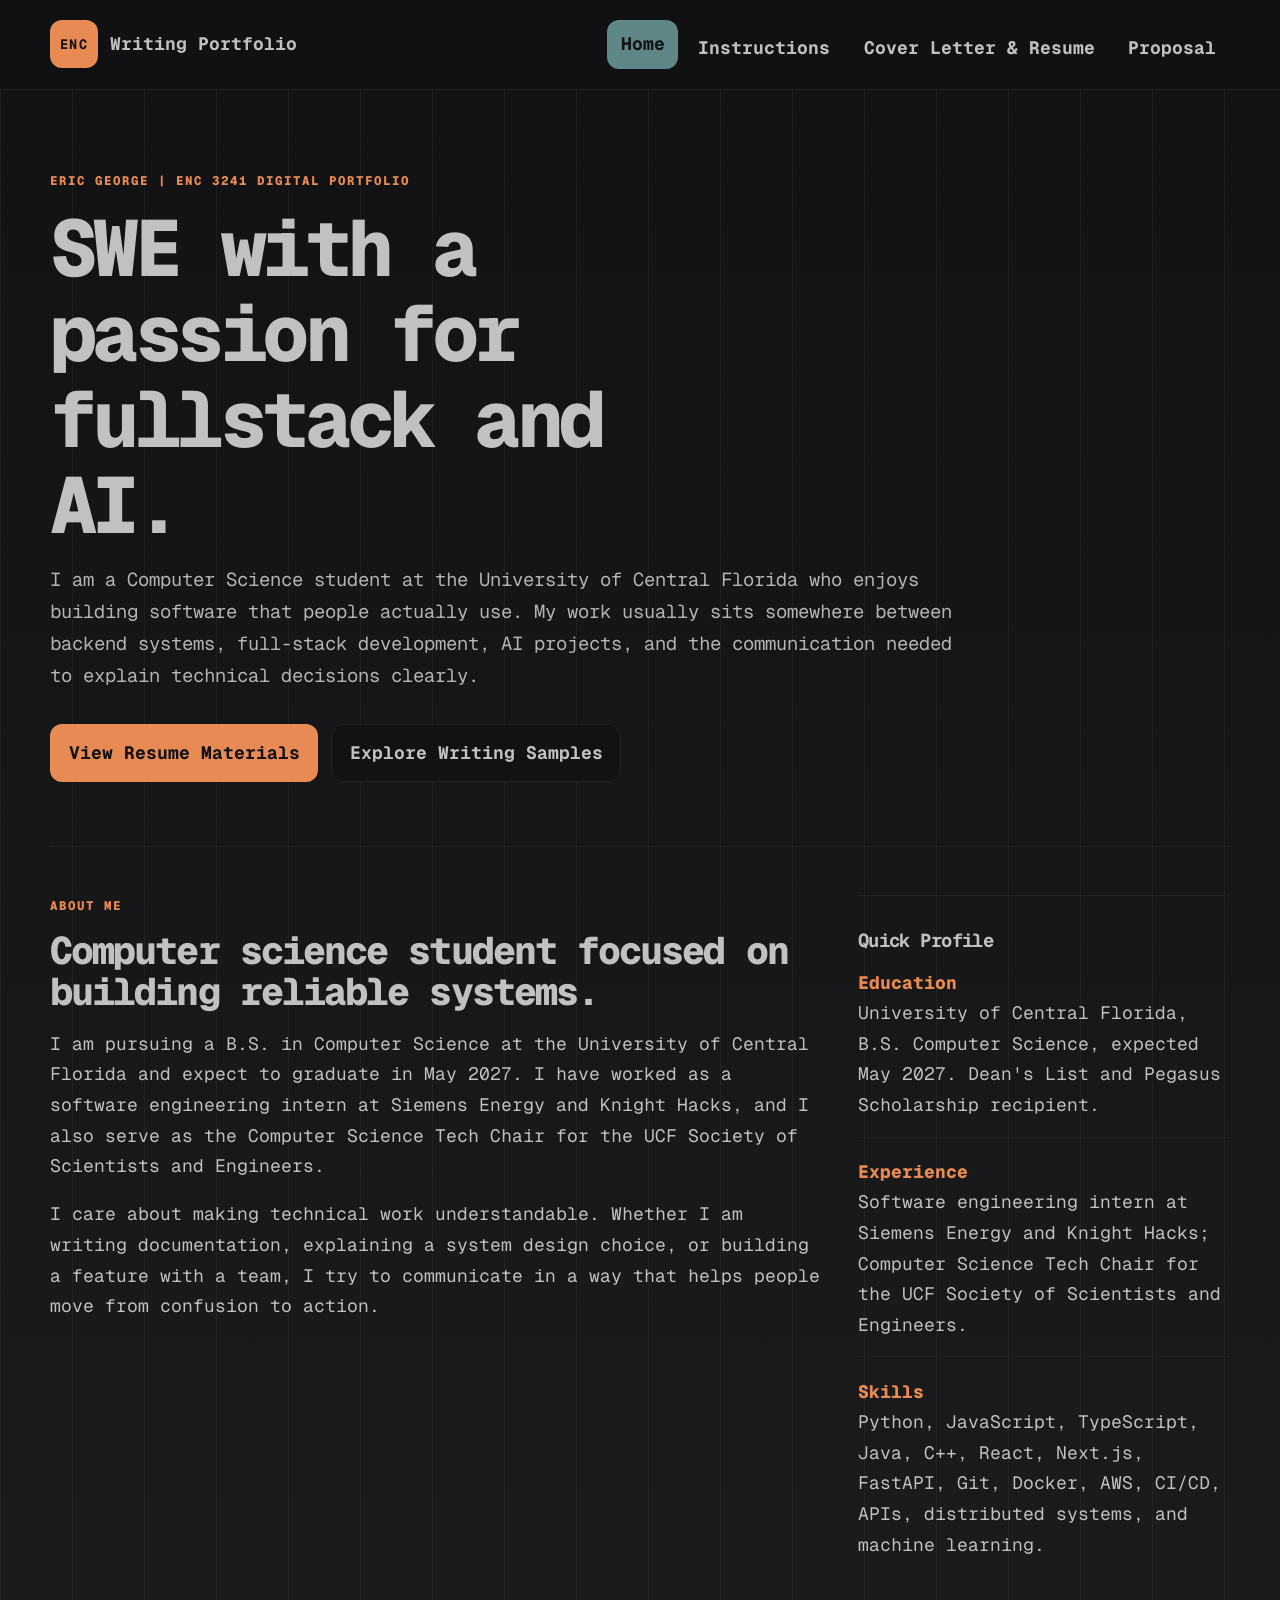
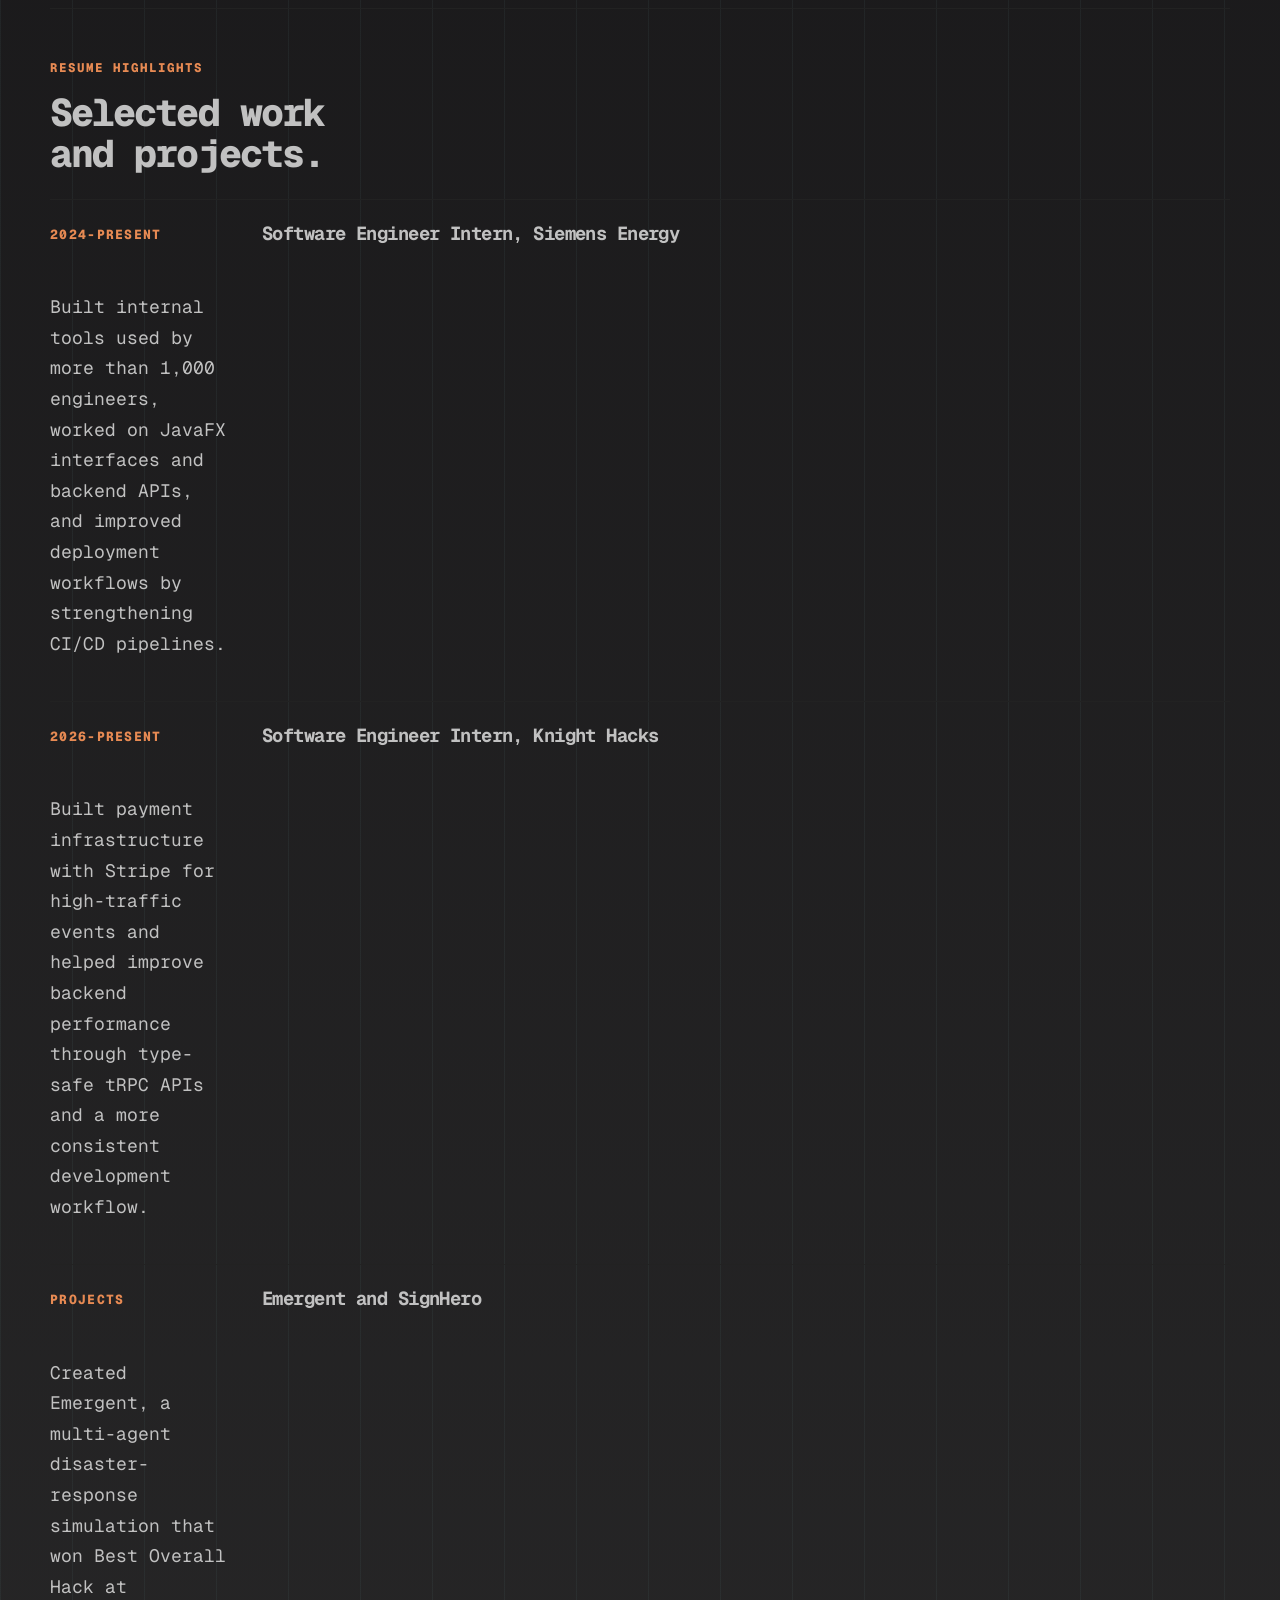
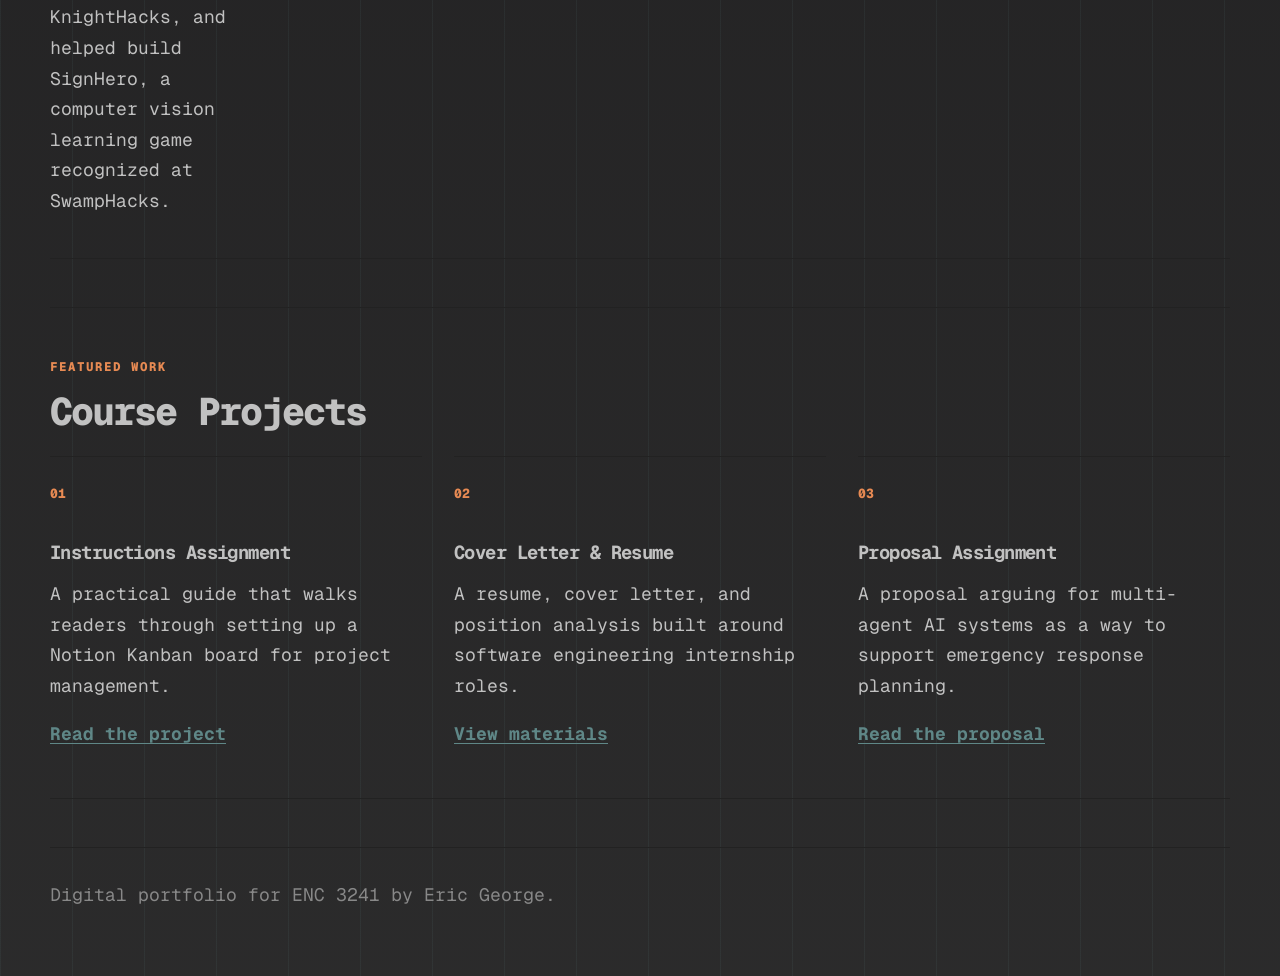
<file: index.html>
<!doctype html>
<html lang="en">
  <head>
    <meta charset="utf-8">
    <meta name="viewport" content="width=device-width, initial-scale=1">
    <meta name="description" content="Professional digital writing portfolio for ENC 3241 coursework.">
    <title>Writing Portfolio | Home</title>
    <link rel="preconnect" href="https://fonts.gstatic.com" crossorigin>
    <link rel="stylesheet" href="assets/styles.css">
  </head>
  <body>
    <a class="skip-link" href="#main">Skip to content</a>
    <header class="site-header">
      <nav class="nav" aria-label="Main navigation">
        <a class="brand" href="index.html" aria-label="Portfolio home">
          <span class="brand-mark">ENC</span>
          <span>Writing Portfolio</span>
        </a>
        <button class="nav-toggle" type="button" aria-expanded="false" aria-controls="site-menu">
          Menu
        </button>
        <ul class="nav-links" id="site-menu">
          <li><a href="index.html">Home</a></li>
          <li><a href="pages/instructions.html">Instructions</a></li>
          <li><a href="pages/cover-letter-resume.html">Cover Letter & Resume</a></li>
          <li><a href="pages/proposal.html">Proposal</a></li>
        </ul>
      </nav>
    </header>

    <main id="main">
      <section class="hero">
        <div class="hero-content">
          <p class="eyebrow">Eric George | ENC 3241 Digital Portfolio</p>
          <h1>SWE with a passion for fullstack and AI.</h1>
          <p class="hero-copy">
            I am a Computer Science student at the University of Central Florida who enjoys building software that
            people actually use. My work usually sits somewhere between backend systems, full-stack development,
            AI projects, and the communication needed to explain technical decisions clearly.
          </p>
          <div class="hero-actions">
            <a class="button" href="pages/cover-letter-resume.html">View Resume Materials</a>
            <a class="button button-secondary" href="pages/instructions.html">Explore Writing Samples</a>
          </div>
        </div>
      </section>

      <section class="section two-column">
        <div>
          <p class="eyebrow">About Me</p>
          <h2>Computer science student focused on building reliable systems.</h2>
          <p>
            I am pursuing a B.S. in Computer Science at the University of Central Florida and expect to graduate in
            May 2027. I have worked as a software engineering intern at Siemens Energy and Knight Hacks, and I also
            serve as the Computer Science Tech Chair for the UCF Society of Scientists and Engineers.
          </p>
          <p>
            I care about making technical work understandable. Whether I am writing documentation, explaining a system
            design choice, or building a feature with a team, I try to communicate in a way that helps people move
            from confusion to action.
          </p>
        </div>
        <div class="detail-panel">
          <h3>Quick Profile</h3>
          <dl class="profile-list">
            <div>
              <dt>Education</dt>
              <dd>University of Central Florida, B.S. Computer Science, expected May 2027. Dean's List and Pegasus Scholarship recipient.</dd>
            </div>
            <div>
              <dt>Experience</dt>
              <dd>Software engineering intern at Siemens Energy and Knight Hacks; Computer Science Tech Chair for the UCF Society of Scientists and Engineers.</dd>
            </div>
            <div>
              <dt>Skills</dt>
              <dd>Python, JavaScript, TypeScript, Java, C++, React, Next.js, FastAPI, Git, Docker, AWS, CI/CD, APIs, distributed systems, and machine learning.</dd>
            </div>
          </dl>
        </div>
      </section>

      <section class="section resume-highlights">
        <p class="eyebrow">Resume Highlights</p>
        <h2>Selected work and projects.</h2>
        <div class="timeline">
          <article>
            <span>2024-Present</span>
            <h3>Software Engineer Intern, Siemens Energy</h3>
            <p>
              Built internal tools used by more than 1,000 engineers, worked on JavaFX interfaces and backend APIs,
              and improved deployment workflows by strengthening CI/CD pipelines.
            </p>
          </article>
          <article>
            <span>2026-Present</span>
            <h3>Software Engineer Intern, Knight Hacks</h3>
            <p>
              Built payment infrastructure with Stripe for high-traffic events and helped improve backend performance
              through type-safe tRPC APIs and a more consistent development workflow.
            </p>
          </article>
          <article>
            <span>Projects</span>
            <h3>Emergent and SignHero</h3>
            <p>
              Created Emergent, a multi-agent disaster-response simulation that won Best Overall Hack at KnightHacks,
              and helped build SignHero, a computer vision learning game recognized at SwampHacks.
            </p>
          </article>
        </div>
      </section>

      <section class="section">
        <div class="section-heading">
          <p class="eyebrow">Featured Work</p>
          <h2>Course Projects</h2>
        </div>
        <div class="card-grid">
          <article class="work-card">
            <span class="card-number">01</span>
            <h3>Instructions Assignment</h3>
            <p>
              A practical guide that walks readers through setting up a Notion Kanban board for project management.
            </p>
            <a href="pages/instructions.html">Read the project</a>
          </article>
          <article class="work-card">
            <span class="card-number">02</span>
            <h3>Cover Letter & Resume</h3>
            <p>
              A resume, cover letter, and position analysis built around software engineering internship roles.
            </p>
            <a href="pages/cover-letter-resume.html">View materials</a>
          </article>
          <article class="work-card">
            <span class="card-number">03</span>
            <h3>Proposal Assignment</h3>
            <p>
              A proposal arguing for multi-agent AI systems as a way to support emergency response planning.
            </p>
            <a href="pages/proposal.html">Read the proposal</a>
          </article>
        </div>
      </section>
    </main>

    <footer class="site-footer">
      <p>Digital portfolio for ENC 3241 by Eric George.</p>
    </footer>
    <script src="assets/script.js"></script>
  </body>
</html>
</file>
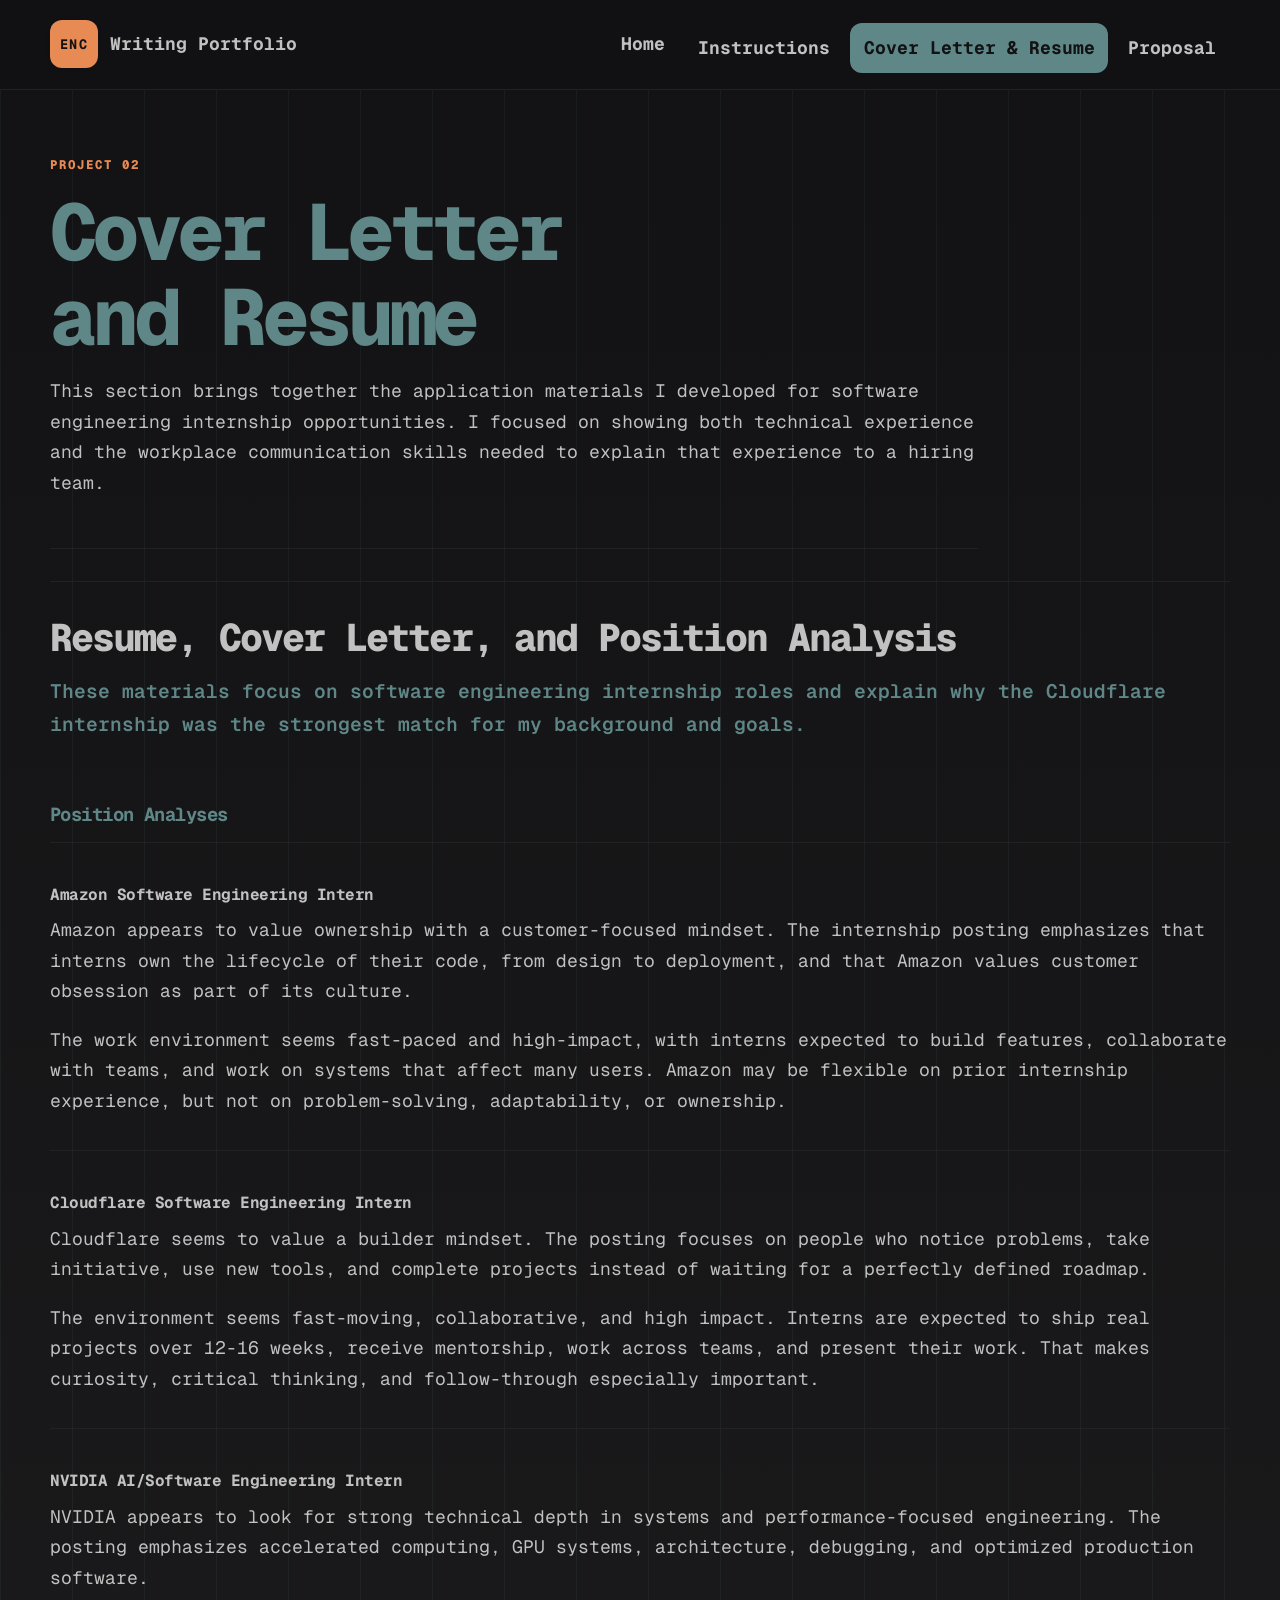
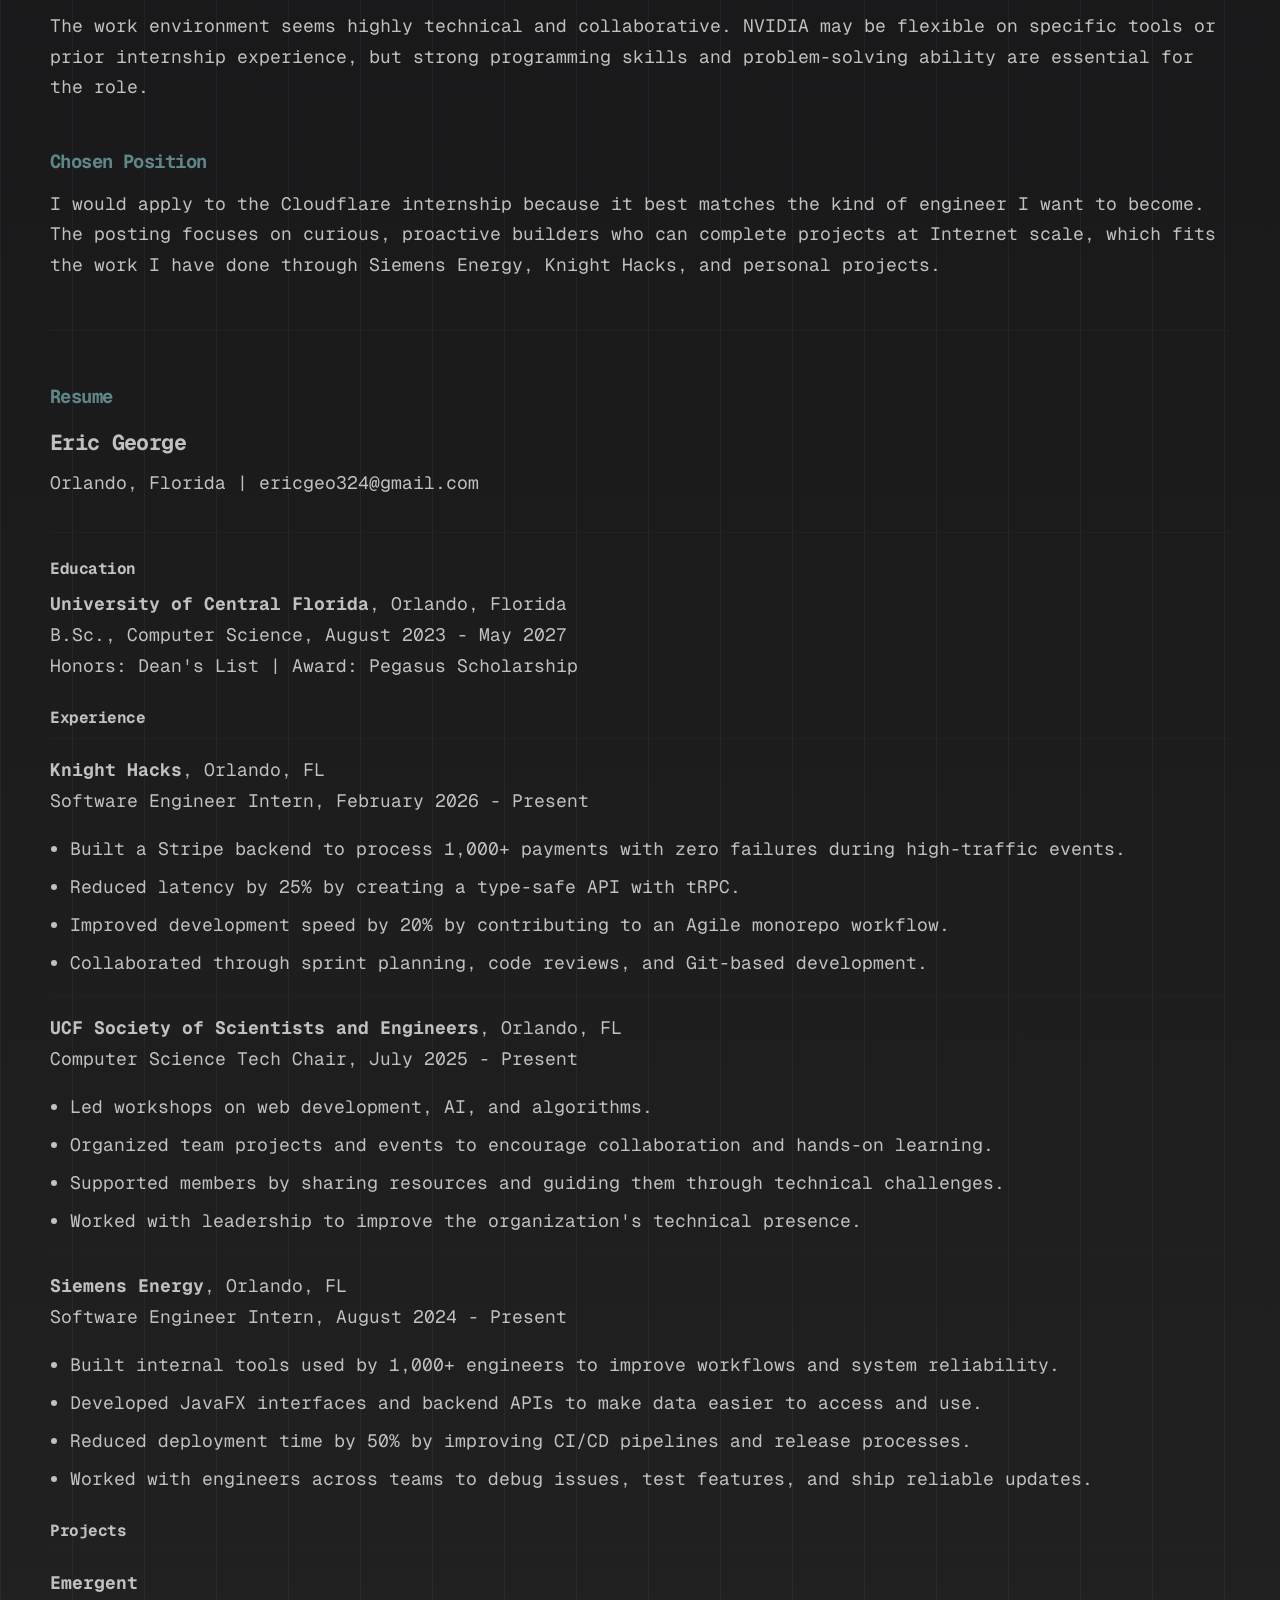
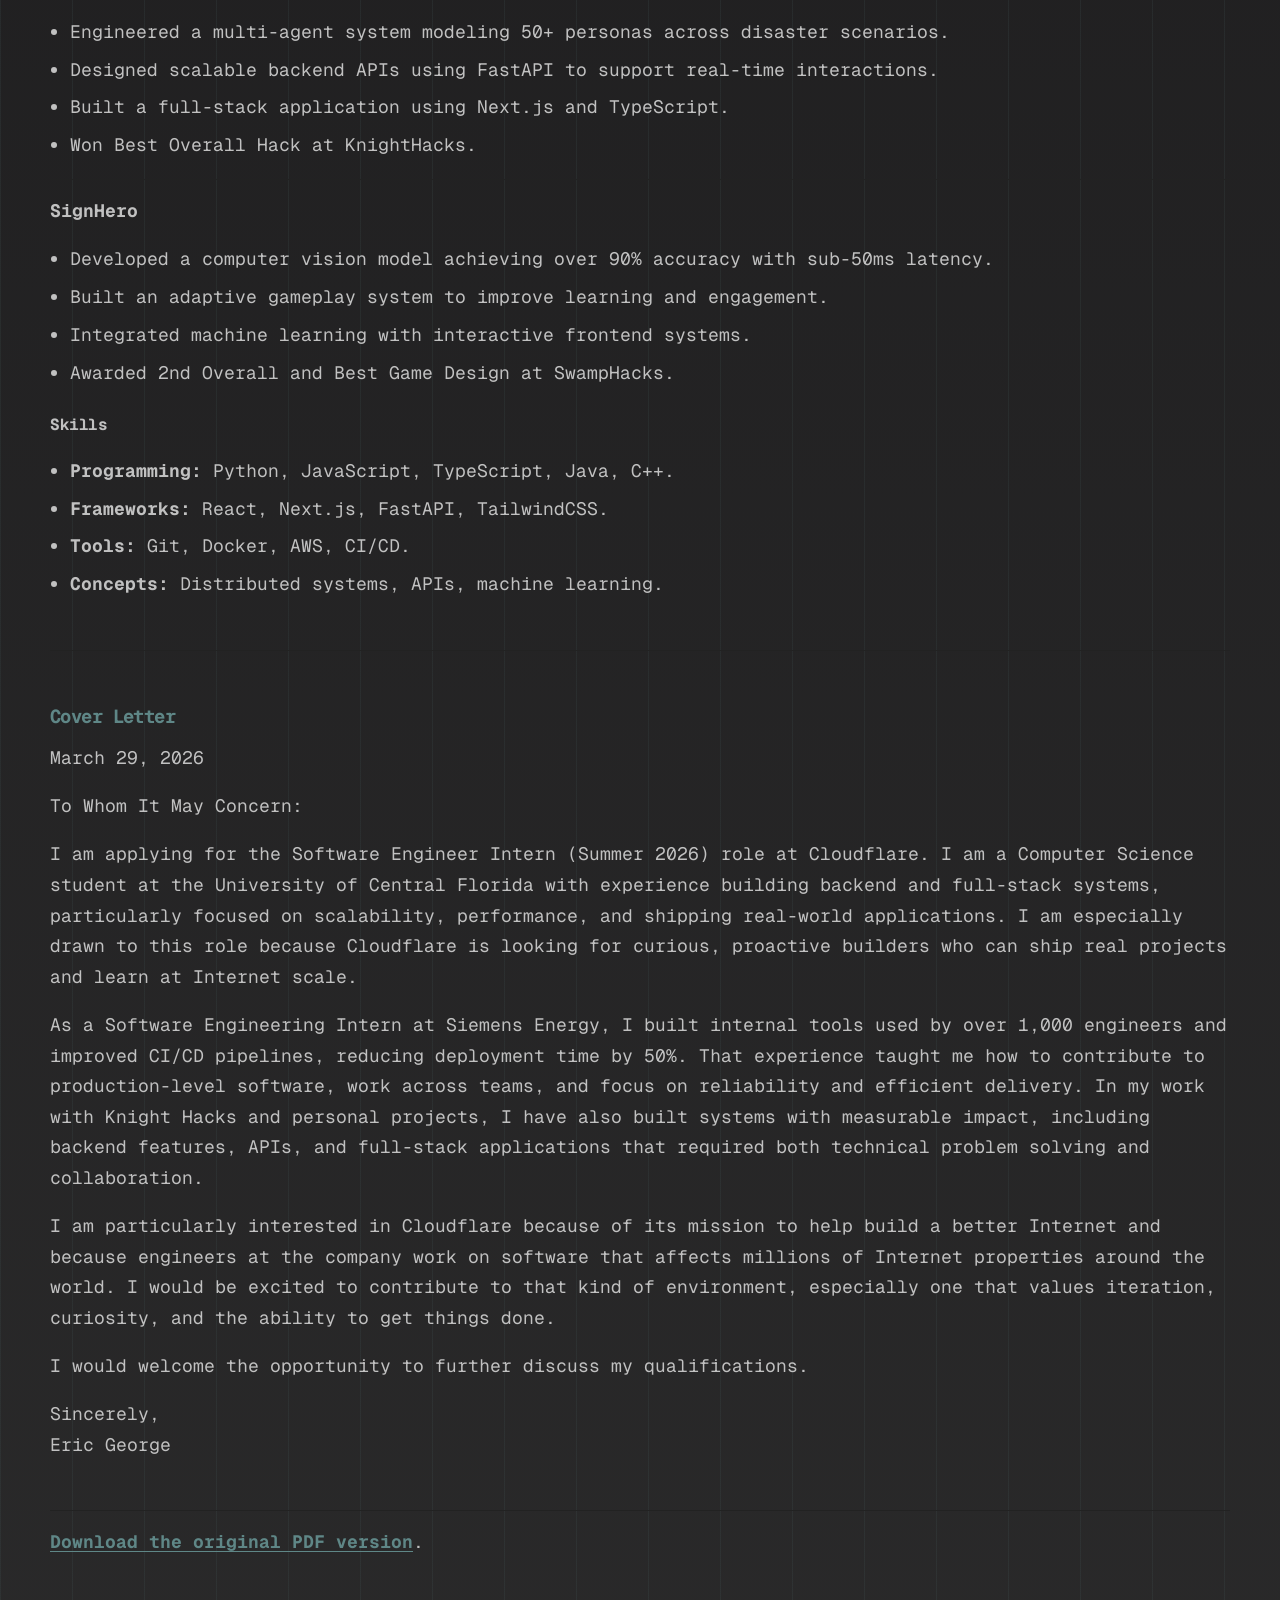
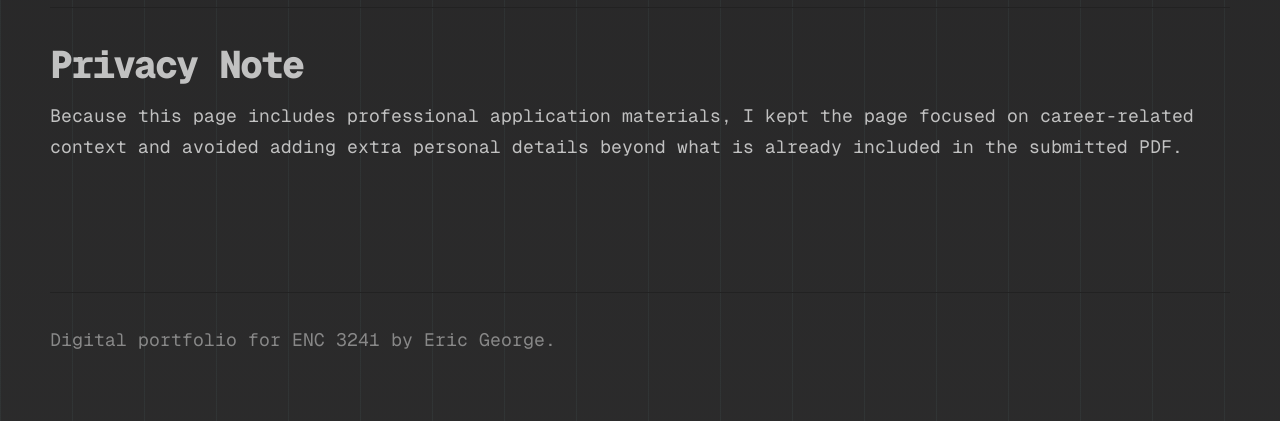
<file: pages/cover-letter-resume.html>
<!doctype html>
<html lang="en">
  <head>
    <meta charset="utf-8">
    <meta name="viewport" content="width=device-width, initial-scale=1">
    <meta name="description" content="Cover letter and resume materials for ENC 3241 digital portfolio.">
    <title>Cover Letter & Resume | Writing Portfolio</title>
    <link rel="preconnect" href="https://fonts.gstatic.com" crossorigin>
    <link rel="stylesheet" href="../assets/styles.css">
  </head>
  <body>
    <a class="skip-link" href="#main">Skip to content</a>
    <header class="site-header">
      <nav class="nav" aria-label="Main navigation">
        <a class="brand" href="../index.html" aria-label="Portfolio home">
          <span class="brand-mark">ENC</span>
          <span>Writing Portfolio</span>
        </a>
        <button class="nav-toggle" type="button" aria-expanded="false" aria-controls="site-menu">Menu</button>
        <ul class="nav-links" id="site-menu">
          <li><a href="../index.html">Home</a></li>
          <li><a href="instructions.html">Instructions</a></li>
          <li><a href="cover-letter-resume.html">Cover Letter & Resume</a></li>
          <li><a href="proposal.html">Proposal</a></li>
        </ul>
      </nav>
    </header>

    <main id="main" class="page-shell">
      <section class="page-hero">
        <p class="eyebrow">Project 02</p>
        <h1>Cover Letter and Resume</h1>
        <p>
          This section brings together the application materials I developed for software engineering internship
          opportunities. I focused on showing both technical experience and the workplace communication skills needed
          to explain that experience to a hiring team.
        </p>
      </section>

      <section class="document-stack">
        <article class="document-card">
          <h2>Resume, Cover Letter, and Position Analysis</h2>
          <p class="lead">
            These materials focus on software engineering internship roles and explain why the Cloudflare internship
            was the strongest match for my background and goals.
          </p>

          <div class="document-content">
            <section>
              <h3>Position Analyses</h3>
              <div class="analysis-list">
                <article>
                  <h4>Amazon Software Engineering Intern</h4>
                  <p>
                    Amazon appears to value ownership with a customer-focused mindset. The internship posting emphasizes
                    that interns own the lifecycle of their code, from design to deployment, and that Amazon values
                    customer obsession as part of its culture.
                  </p>
                  <p>
                    The work environment seems fast-paced and high-impact, with interns expected to build features,
                    collaborate with teams, and work on systems that affect many users. Amazon may be flexible on prior
                    internship experience, but not on problem-solving, adaptability, or ownership.
                  </p>
                </article>

                <article>
                  <h4>Cloudflare Software Engineering Intern</h4>
                  <p>
                    Cloudflare seems to value a builder mindset. The posting focuses on people who notice problems,
                    take initiative, use new tools, and complete projects instead of waiting for a perfectly defined
                    roadmap.
                  </p>
                  <p>
                    The environment seems fast-moving, collaborative, and high impact. Interns are expected to ship real
                    projects over 12-16 weeks, receive mentorship, work across teams, and present their work. That makes
                    curiosity, critical thinking, and follow-through especially important.
                  </p>
                </article>

                <article>
                  <h4>NVIDIA AI/Software Engineering Intern</h4>
                  <p>
                    NVIDIA appears to look for strong technical depth in systems and performance-focused engineering.
                    The posting emphasizes accelerated computing, GPU systems, architecture, debugging, and optimized
                    production software.
                  </p>
                  <p>
                    The work environment seems highly technical and collaborative. NVIDIA may be flexible on specific
                    tools or prior internship experience, but strong programming skills and problem-solving ability are
                    essential for the role.
                  </p>
                </article>
              </div>

              <h3>Chosen Position</h3>
              <p>
                I would apply to the Cloudflare internship because it best matches the kind of engineer I want to become.
                The posting focuses on curious, proactive builders who can complete projects at Internet scale, which
                fits the work I have done through Siemens Energy, Knight Hacks, and personal projects.
              </p>
            </section>

            <section class="resume-document">
              <h3>Resume</h3>
              <div class="resume-heading">
                <h4>Eric George</h4>
                <p>Orlando, Florida | ericgeo324@gmail.com</p>
              </div>

              <h4>Education</h4>
              <p>
                <strong>University of Central Florida</strong>, Orlando, Florida<br>
                B.Sc., Computer Science, August 2023 - May 2027<br>
                Honors: Dean's List | Award: Pegasus Scholarship
              </p>

              <h4>Experience</h4>
              <div class="resume-entry">
                <p><strong>Knight Hacks</strong>, Orlando, FL<br>Software Engineer Intern, February 2026 - Present</p>
                <ul>
                  <li>Built a Stripe backend to process 1,000+ payments with zero failures during high-traffic events.</li>
                  <li>Reduced latency by 25% by creating a type-safe API with tRPC.</li>
                  <li>Improved development speed by 20% by contributing to an Agile monorepo workflow.</li>
                  <li>Collaborated through sprint planning, code reviews, and Git-based development.</li>
                </ul>
              </div>

              <div class="resume-entry">
                <p><strong>UCF Society of Scientists and Engineers</strong>, Orlando, FL<br>Computer Science Tech Chair, July 2025 - Present</p>
                <ul>
                  <li>Led workshops on web development, AI, and algorithms.</li>
                  <li>Organized team projects and events to encourage collaboration and hands-on learning.</li>
                  <li>Supported members by sharing resources and guiding them through technical challenges.</li>
                  <li>Worked with leadership to improve the organization's technical presence.</li>
                </ul>
              </div>

              <div class="resume-entry">
                <p><strong>Siemens Energy</strong>, Orlando, FL<br>Software Engineer Intern, August 2024 - Present</p>
                <ul>
                  <li>Built internal tools used by 1,000+ engineers to improve workflows and system reliability.</li>
                  <li>Developed JavaFX interfaces and backend APIs to make data easier to access and use.</li>
                  <li>Reduced deployment time by 50% by improving CI/CD pipelines and release processes.</li>
                  <li>Worked with engineers across teams to debug issues, test features, and ship reliable updates.</li>
                </ul>
              </div>

              <h4>Projects</h4>
              <div class="resume-entry">
                <p><strong>Emergent</strong></p>
                <ul>
                  <li>Engineered a multi-agent system modeling 50+ personas across disaster scenarios.</li>
                  <li>Designed scalable backend APIs using FastAPI to support real-time interactions.</li>
                  <li>Built a full-stack application using Next.js and TypeScript.</li>
                  <li>Won Best Overall Hack at KnightHacks.</li>
                </ul>
              </div>

              <div class="resume-entry">
                <p><strong>SignHero</strong></p>
                <ul>
                  <li>Developed a computer vision model achieving over 90% accuracy with sub-50ms latency.</li>
                  <li>Built an adaptive gameplay system to improve learning and engagement.</li>
                  <li>Integrated machine learning with interactive frontend systems.</li>
                  <li>Awarded 2nd Overall and Best Game Design at SwampHacks.</li>
                </ul>
              </div>

              <h4>Skills</h4>
              <ul>
                <li><strong>Programming:</strong> Python, JavaScript, TypeScript, Java, C++.</li>
                <li><strong>Frameworks:</strong> React, Next.js, FastAPI, TailwindCSS.</li>
                <li><strong>Tools:</strong> Git, Docker, AWS, CI/CD.</li>
                <li><strong>Concepts:</strong> Distributed systems, APIs, machine learning.</li>
              </ul>
            </section>

            <section>
              <h3>Cover Letter</h3>
              <p>March 29, 2026</p>
              <p>To Whom It May Concern:</p>
              <p>
                I am applying for the Software Engineer Intern (Summer 2026) role at Cloudflare. I am a Computer Science
                student at the University of Central Florida with experience building backend and full-stack systems,
                particularly focused on scalability, performance, and shipping real-world applications. I am especially
                drawn to this role because Cloudflare is looking for curious, proactive builders who can ship real
                projects and learn at Internet scale.
              </p>
              <p>
                As a Software Engineering Intern at Siemens Energy, I built internal tools used by over 1,000 engineers
                and improved CI/CD pipelines, reducing deployment time by 50%. That experience taught me how to
                contribute to production-level software, work across teams, and focus on reliability and efficient
                delivery. In my work with Knight Hacks and personal projects, I have also built systems with measurable
                impact, including backend features, APIs, and full-stack applications that required both technical
                problem solving and collaboration.
              </p>
              <p>
                I am particularly interested in Cloudflare because of its mission to help build a better Internet and
                because engineers at the company work on software that affects millions of Internet properties around
                the world. I would be excited to contribute to that kind of environment, especially one that values
                iteration, curiosity, and the ability to get things done.
              </p>
              <p>
                I would welcome the opportunity to further discuss my qualifications.
              </p>
              <p>Sincerely,<br>Eric George</p>
            </section>
          </div>

          <p class="download-note">
            <a href="../documents/resume-cover-letter-position-analysis.pdf">Download the original PDF version</a>.
          </p>
        </article>
      </section>

      <section class="document-card resume-card">
        <h2>Privacy Note</h2>
        <p>
          Because this page includes professional application materials, I kept the page focused on career-related
          context and avoided adding extra personal details beyond what is already included in the submitted PDF.
        </p>
      </section>
    </main>

    <footer class="site-footer">
      <p>Digital portfolio for ENC 3241 by Eric George.</p>
    </footer>
    <script src="../assets/script.js"></script>
  </body>
</html>
</file>
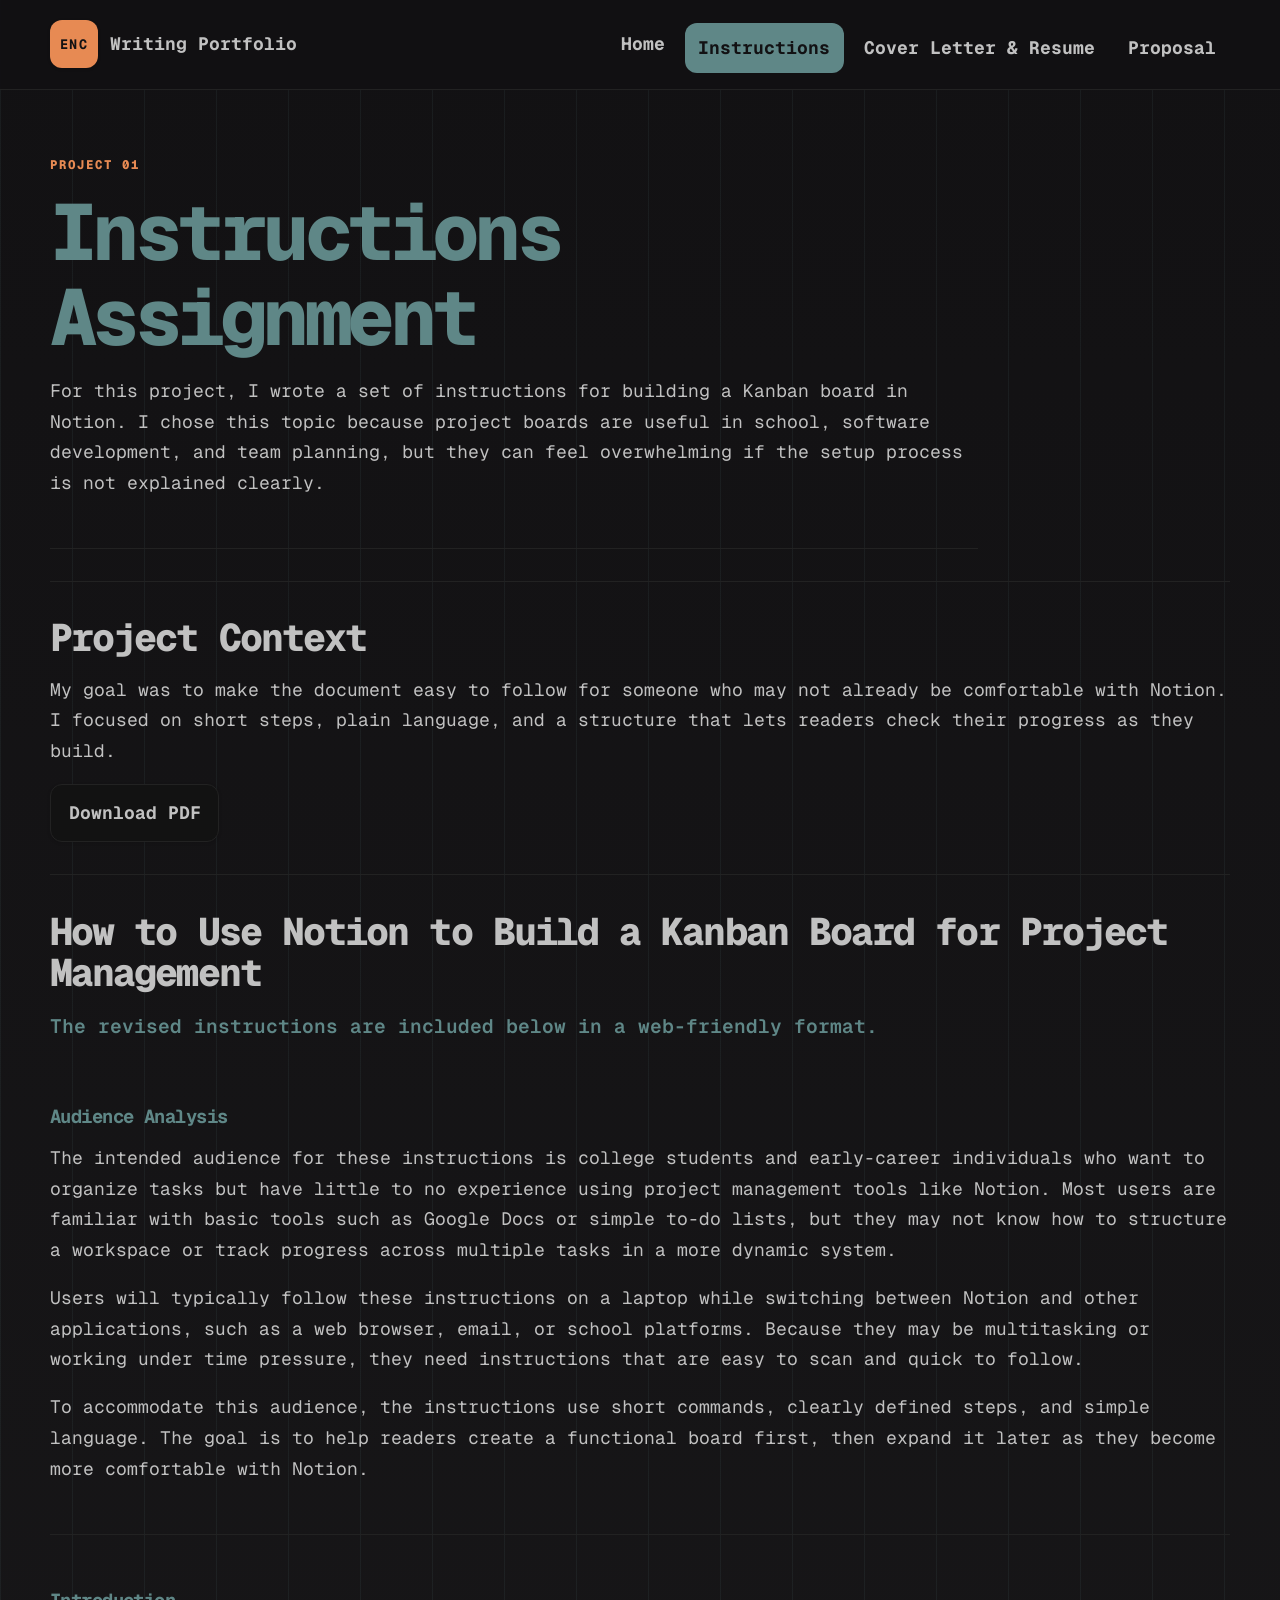
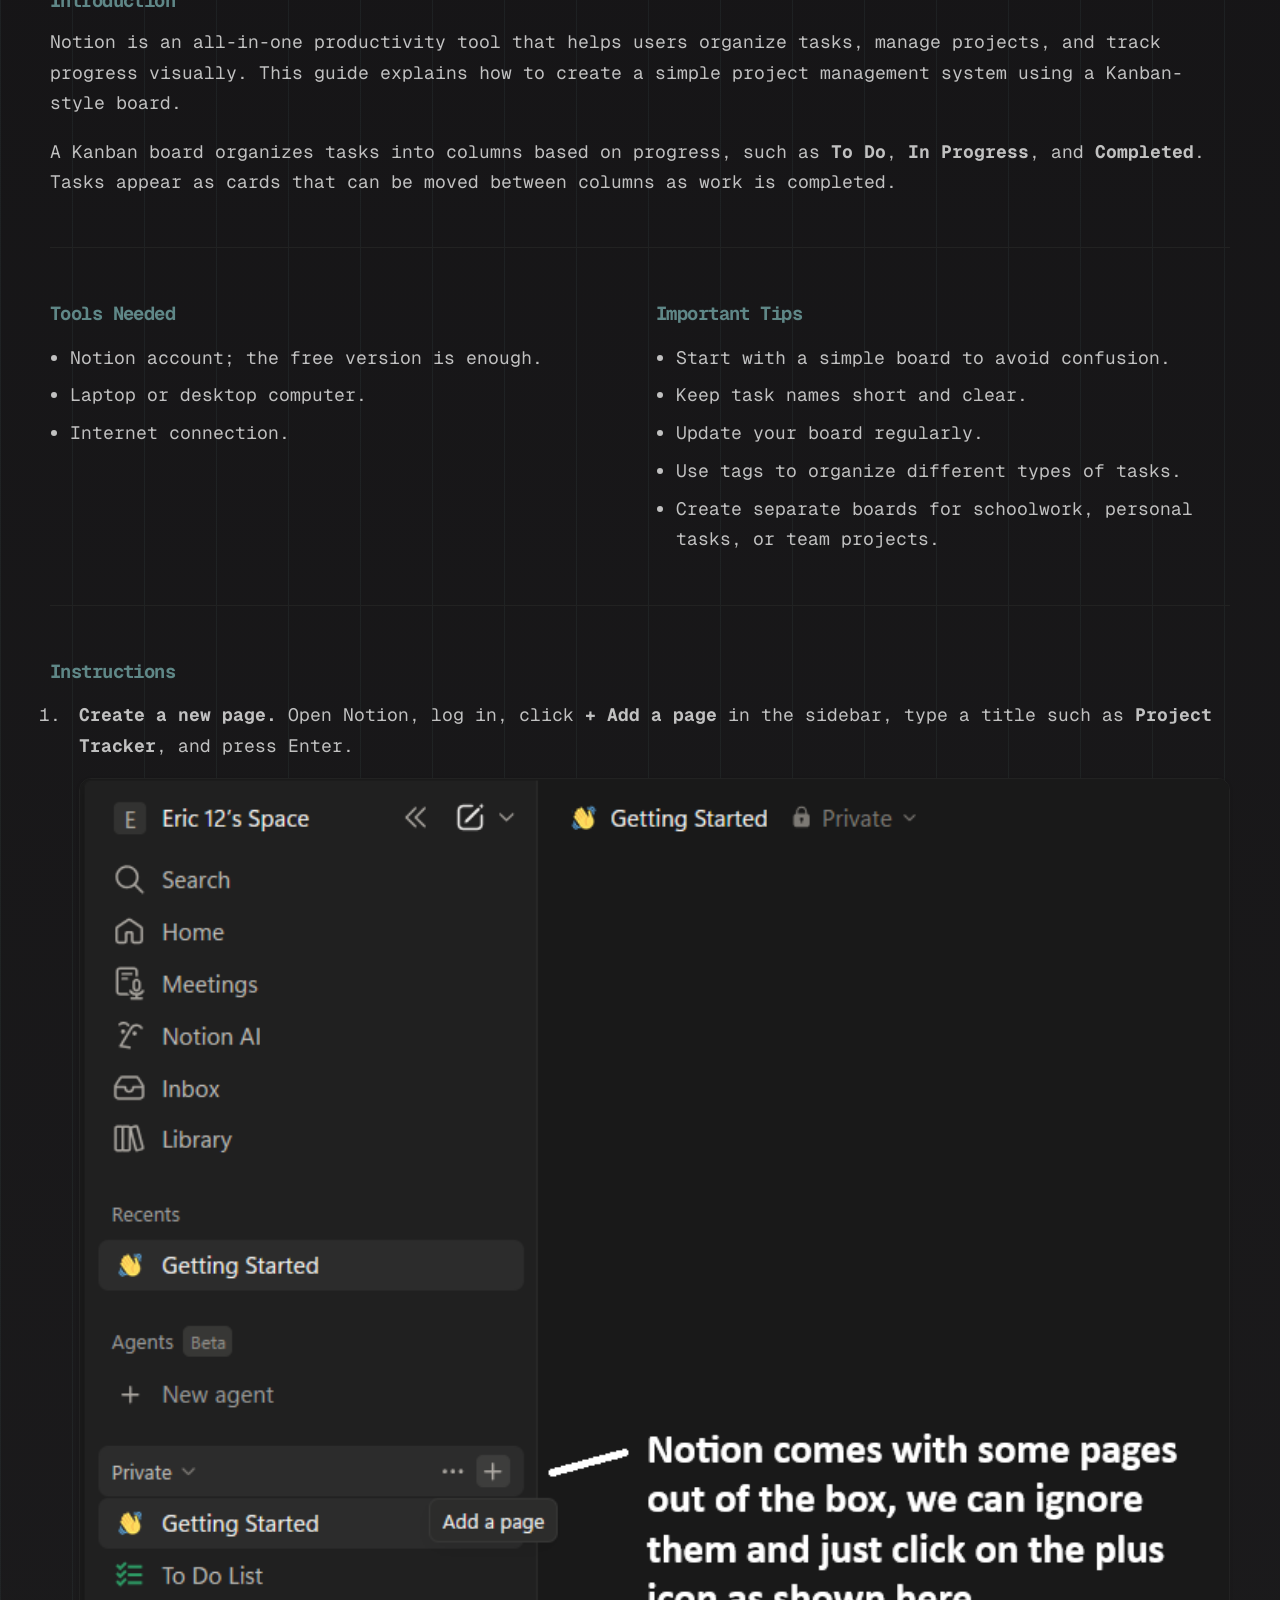
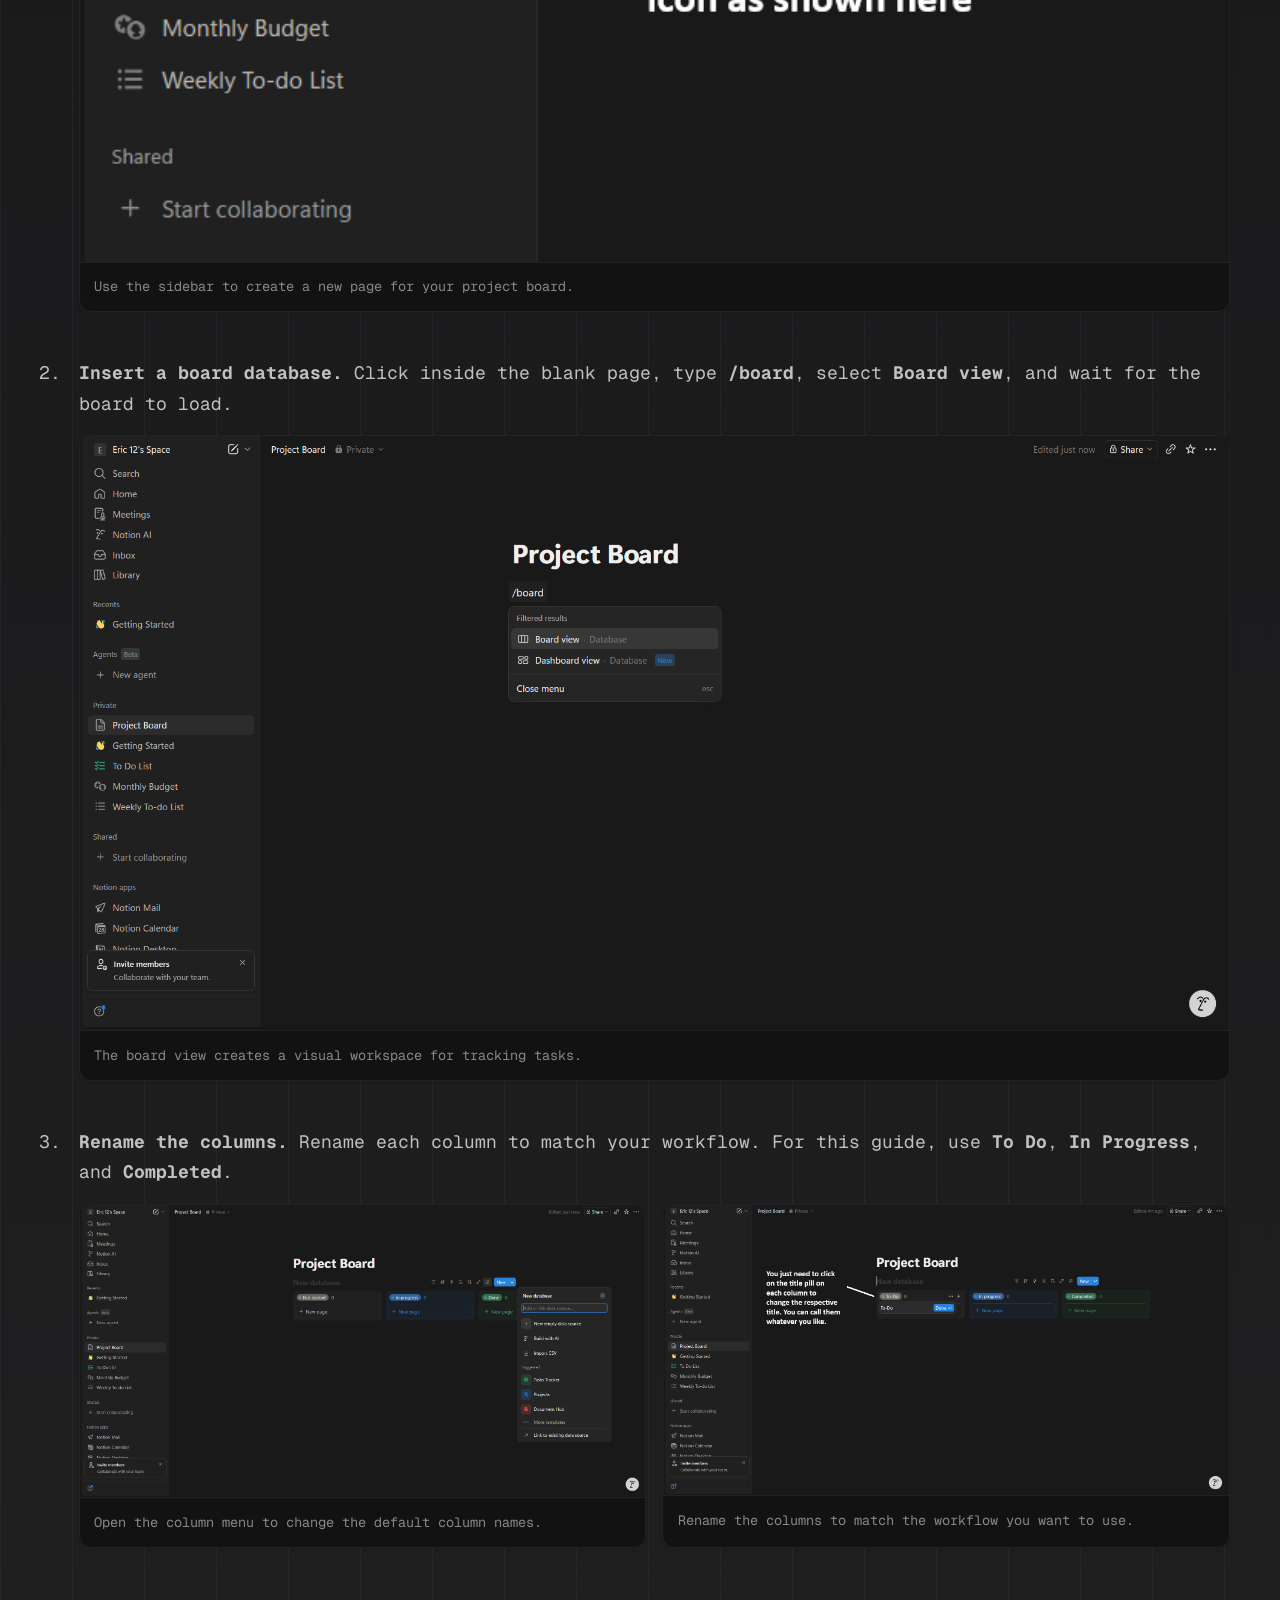
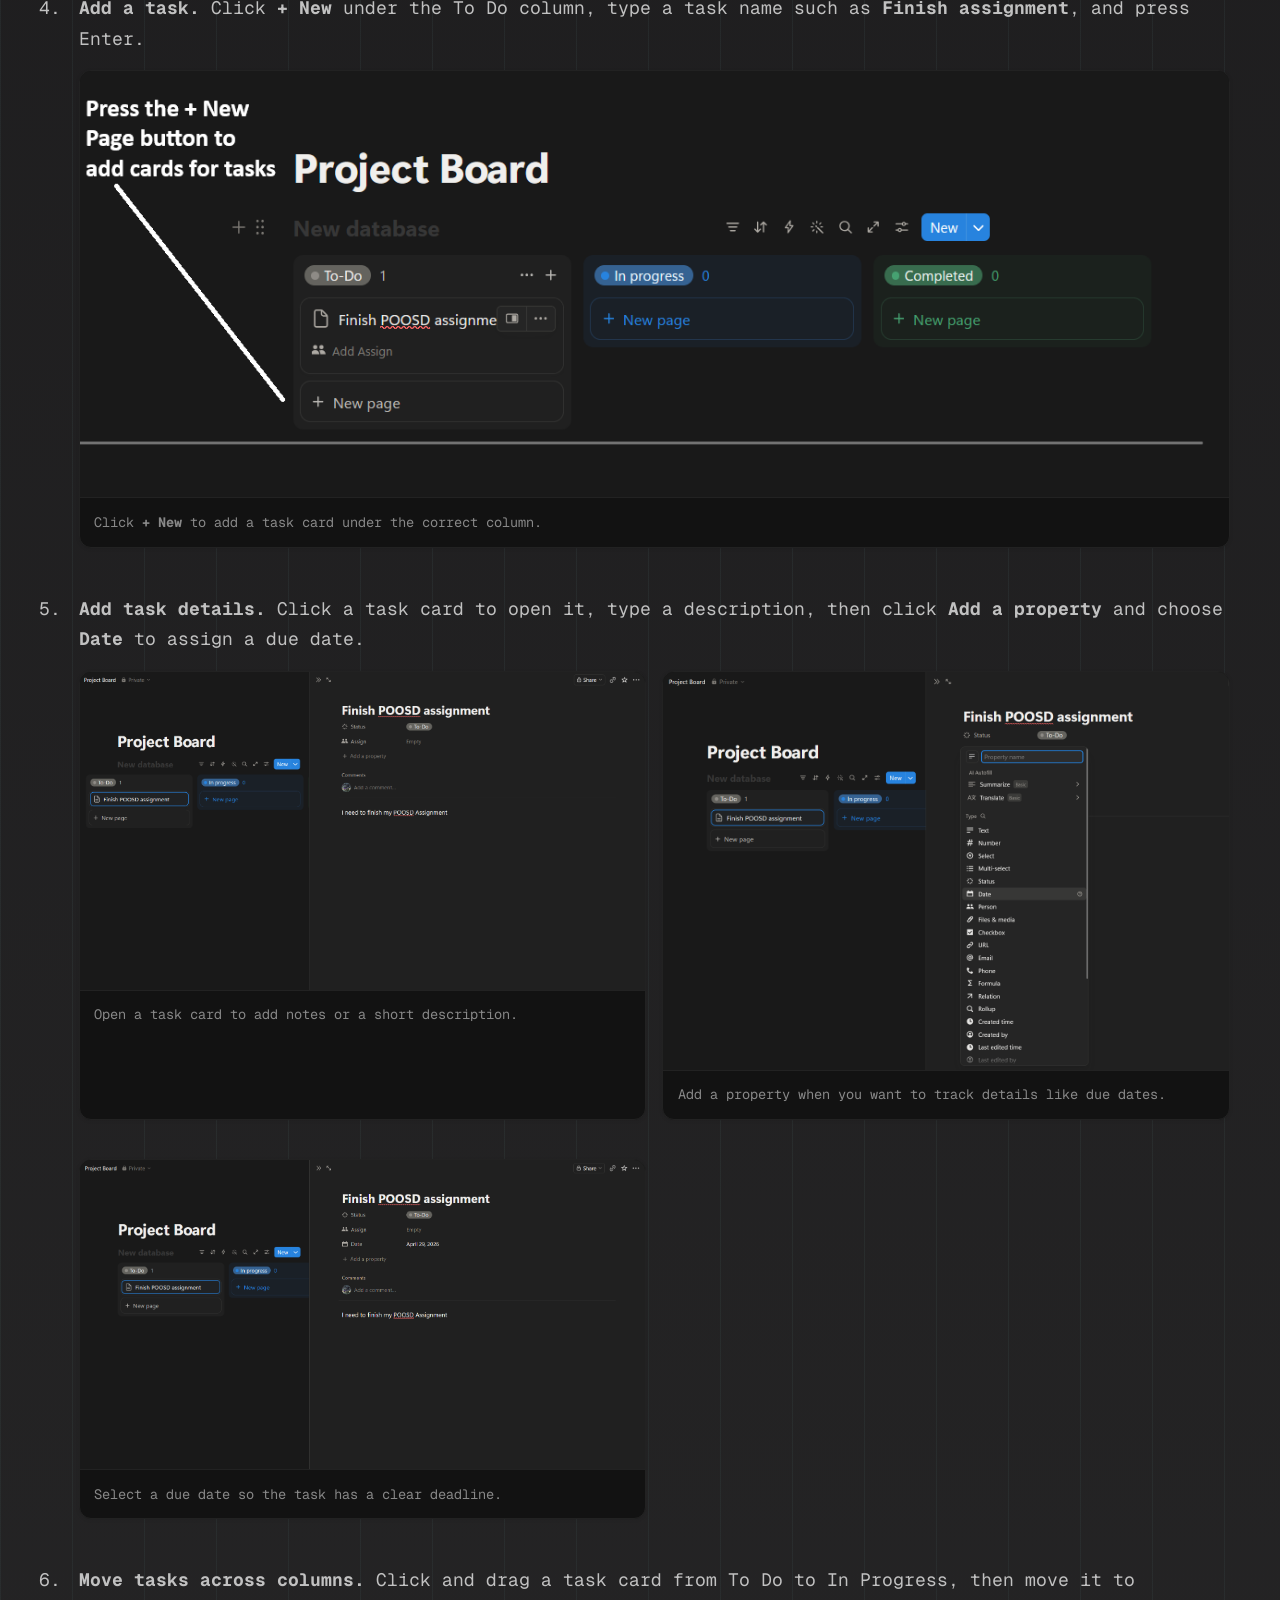
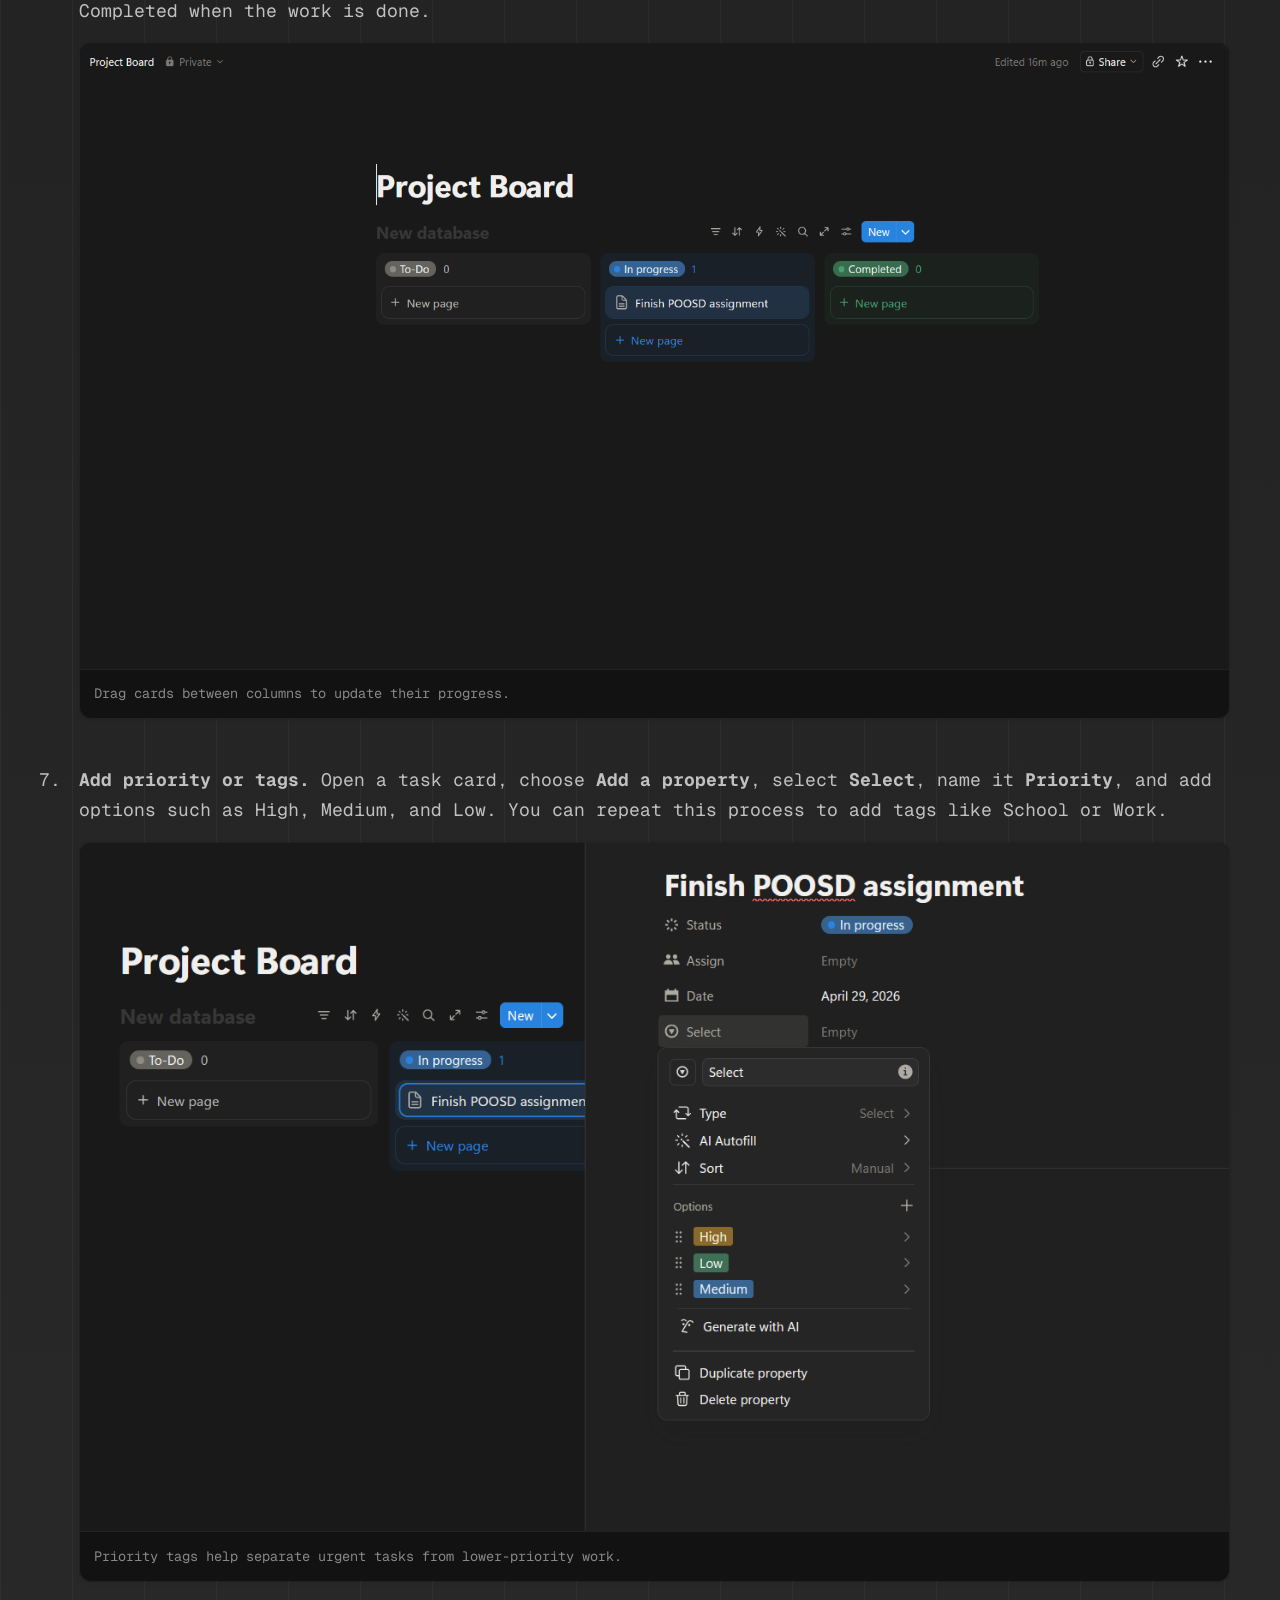
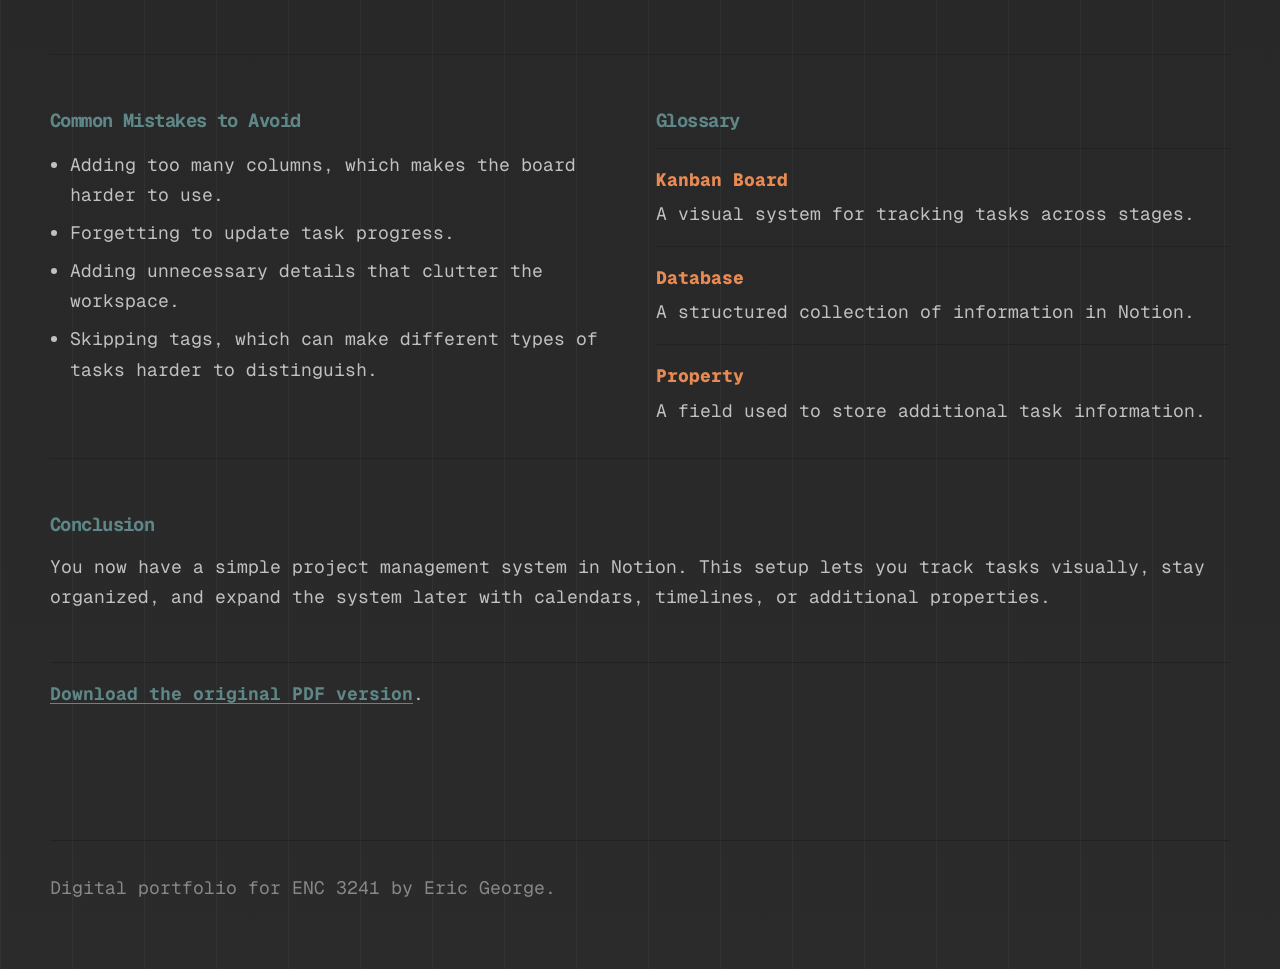
<file: pages/instructions.html>
<!doctype html>
<html lang="en">
  <head>
    <meta charset="utf-8">
    <meta name="viewport" content="width=device-width, initial-scale=1">
    <meta name="description" content="Revised instructions assignment for ENC 3241 digital portfolio.">
    <title>Instructions Assignment | Writing Portfolio</title>
    <link rel="preconnect" href="https://fonts.gstatic.com" crossorigin>
    <link rel="stylesheet" href="../assets/styles.css">
  </head>
  <body>
    <a class="skip-link" href="#main">Skip to content</a>
    <header class="site-header">
      <nav class="nav" aria-label="Main navigation">
        <a class="brand" href="../index.html" aria-label="Portfolio home">
          <span class="brand-mark">ENC</span>
          <span>Writing Portfolio</span>
        </a>
        <button class="nav-toggle" type="button" aria-expanded="false" aria-controls="site-menu">Menu</button>
        <ul class="nav-links" id="site-menu">
          <li><a href="../index.html">Home</a></li>
          <li><a href="instructions.html">Instructions</a></li>
          <li><a href="cover-letter-resume.html">Cover Letter & Resume</a></li>
          <li><a href="proposal.html">Proposal</a></li>
        </ul>
      </nav>
    </header>

    <main id="main" class="page-shell">
      <section class="page-hero">
        <p class="eyebrow">Project 01</p>
        <h1>Instructions Assignment</h1>
        <p>
          For this project, I wrote a set of instructions for building a Kanban board in Notion. I chose this topic
          because project boards are useful in school, software development, and team planning, but they can feel
          overwhelming if the setup process is not explained clearly.
        </p>
      </section>

      <section class="document-stack">
        <article class="document-card">
          <h2>Project Context</h2>
          <p>
            My goal was to make the document easy to follow for someone who may not already be comfortable with Notion.
            I focused on short steps, plain language, and a structure that lets readers check their progress as they build.
          </p>
          <a class="button button-secondary" href="../documents/instructions-notion-kanban-board.pdf" download>Download PDF</a>
        </article>
        <article class="document-card" id="document">
          <h2>How to Use Notion to Build a Kanban Board for Project Management</h2>
          <p class="lead">
            The revised instructions are included below in a web-friendly format.
          </p>

          <div class="document-content">
            <section>
              <h3>Audience Analysis</h3>
              <p>
                The intended audience for these instructions is college students and early-career individuals who want
                to organize tasks but have little to no experience using project management tools like Notion. Most
                users are familiar with basic tools such as Google Docs or simple to-do lists, but they may not know
                how to structure a workspace or track progress across multiple tasks in a more dynamic system.
              </p>
              <p>
                Users will typically follow these instructions on a laptop while switching between Notion and other
                applications, such as a web browser, email, or school platforms. Because they may be multitasking or
                working under time pressure, they need instructions that are easy to scan and quick to follow.
              </p>
              <p>
                To accommodate this audience, the instructions use short commands, clearly defined steps, and simple
                language. The goal is to help readers create a functional board first, then expand it later as they
                become more comfortable with Notion.
              </p>
            </section>

            <section>
              <h3>Introduction</h3>
              <p>
                Notion is an all-in-one productivity tool that helps users organize tasks, manage projects, and track
                progress visually. This guide explains how to create a simple project management system using a
                Kanban-style board.
              </p>
              <p>
                A Kanban board organizes tasks into columns based on progress, such as <strong>To Do</strong>,
                <strong>In Progress</strong>, and <strong>Completed</strong>. Tasks appear as cards that can be moved
                between columns as work is completed.
              </p>
            </section>

            <section class="info-grid">
              <div>
                <h3>Tools Needed</h3>
                <ul>
                  <li>Notion account; the free version is enough.</li>
                  <li>Laptop or desktop computer.</li>
                  <li>Internet connection.</li>
                </ul>
              </div>
              <div>
                <h3>Important Tips</h3>
                <ul>
                  <li>Start with a simple board to avoid confusion.</li>
                  <li>Keep task names short and clear.</li>
                  <li>Update your board regularly.</li>
                  <li>Use tags to organize different types of tasks.</li>
                  <li>Create separate boards for schoolwork, personal tasks, or team projects.</li>
                </ul>
              </div>
            </section>

            <section>
              <h3>Instructions</h3>
              <ol class="step-list">
                <li>
                  <strong>Create a new page.</strong>
                  Open Notion, log in, click <strong>+ Add a page</strong> in the sidebar, type a title such as
                  <strong>Project Tracker</strong>, and press Enter.
                  <figure class="instruction-figure">
                    <img src="../assets/instructions/notion-step-01.png" alt="Notion sidebar showing where to add a new page.">
                    <figcaption>Use the sidebar to create a new page for your project board.</figcaption>
                  </figure>
                </li>
                <li>
                  <strong>Insert a board database.</strong>
                  Click inside the blank page, type <strong>/board</strong>, select <strong>Board view</strong>, and
                  wait for the board to load.
                  <figure class="instruction-figure">
                    <img src="../assets/instructions/notion-step-02.png" alt="A new Notion project board with default columns.">
                    <figcaption>The board view creates a visual workspace for tracking tasks.</figcaption>
                  </figure>
                </li>
                <li>
                  <strong>Rename the columns.</strong>
                  Rename each column to match your workflow. For this guide, use <strong>To Do</strong>,
                  <strong>In Progress</strong>, and <strong>Completed</strong>.
                  <div class="figure-grid">
                    <figure class="instruction-figure">
                      <img src="../assets/instructions/notion-step-03.png" alt="Notion column menu opened for editing a board column.">
                      <figcaption>Open the column menu to change the default column names.</figcaption>
                    </figure>
                    <figure class="instruction-figure">
                      <img src="../assets/instructions/notion-step-04.png" alt="Notion board with renamed columns for a project workflow.">
                      <figcaption>Rename the columns to match the workflow you want to use.</figcaption>
                    </figure>
                  </div>
                </li>
                <li>
                  <strong>Add a task.</strong>
                  Click <strong>+ New</strong> under the To Do column, type a task name such as
                  <strong>Finish assignment</strong>, and press Enter.
                  <figure class="instruction-figure">
                    <img src="../assets/instructions/notion-step-05.png" alt="Notion board showing the plus new button for adding a task card.">
                    <figcaption>Click <strong>+ New</strong> to add a task card under the correct column.</figcaption>
                  </figure>
                </li>
                <li>
                  <strong>Add task details.</strong>
                  Click a task card to open it, type a description, then click <strong>Add a property</strong> and
                  choose <strong>Date</strong> to assign a due date.
                  <div class="figure-grid">
                    <figure class="instruction-figure">
                      <img src="../assets/instructions/notion-step-06.png" alt="A Notion task card opened with a description area.">
                      <figcaption>Open a task card to add notes or a short description.</figcaption>
                    </figure>
                    <figure class="instruction-figure">
                      <img src="../assets/instructions/notion-step-07.png" alt="Notion property menu showing options including date.">
                      <figcaption>Add a property when you want to track details like due dates.</figcaption>
                    </figure>
                    <figure class="instruction-figure">
                      <img src="../assets/instructions/notion-step-08.png" alt="A Notion task card with a due date added.">
                      <figcaption>Select a due date so the task has a clear deadline.</figcaption>
                    </figure>
                  </div>
                </li>
                <li>
                  <strong>Move tasks across columns.</strong>
                  Click and drag a task card from To Do to In Progress, then move it to Completed when the work is done.
                  <figure class="instruction-figure">
                    <img src="../assets/instructions/notion-step-09.png" alt="Notion board showing a task card moved into the in progress column.">
                    <figcaption>Drag cards between columns to update their progress.</figcaption>
                  </figure>
                </li>
                <li>
                  <strong>Add priority or tags.</strong>
                  Open a task card, choose <strong>Add a property</strong>, select <strong>Select</strong>, name it
                  <strong>Priority</strong>, and add options such as High, Medium, and Low. You can repeat this process
                  to add tags like School or Work.
                  <figure class="instruction-figure">
                    <img src="../assets/instructions/notion-step-10.png" alt="Notion task card showing a priority select property with high medium and low options.">
                    <figcaption>Priority tags help separate urgent tasks from lower-priority work.</figcaption>
                  </figure>
                </li>
              </ol>
            </section>

            <section class="info-grid">
              <div>
                <h3>Common Mistakes to Avoid</h3>
                <ul>
                  <li>Adding too many columns, which makes the board harder to use.</li>
                  <li>Forgetting to update task progress.</li>
                  <li>Adding unnecessary details that clutter the workspace.</li>
                  <li>Skipping tags, which can make different types of tasks harder to distinguish.</li>
                </ul>
              </div>
              <div>
                <h3>Glossary</h3>
                <dl class="definition-list">
                  <div>
                    <dt>Kanban Board</dt>
                    <dd>A visual system for tracking tasks across stages.</dd>
                  </div>
                  <div>
                    <dt>Database</dt>
                    <dd>A structured collection of information in Notion.</dd>
                  </div>
                  <div>
                    <dt>Property</dt>
                    <dd>A field used to store additional task information.</dd>
                  </div>
                </dl>
              </div>
            </section>

            <section>
              <h3>Conclusion</h3>
              <p>
                You now have a simple project management system in Notion. This setup lets you track tasks visually,
                stay organized, and expand the system later with calendars, timelines, or additional properties.
              </p>
            </section>
          </div>

          <p class="download-note">
            <a href="../documents/instructions-notion-kanban-board.pdf">Download the original PDF version</a>.
          </p>
        </article>
      </section>
    </main>

    <footer class="site-footer">
      <p>Digital portfolio for ENC 3241 by Eric George.</p>
    </footer>
    <script src="../assets/script.js"></script>
  </body>
</html>
</file>
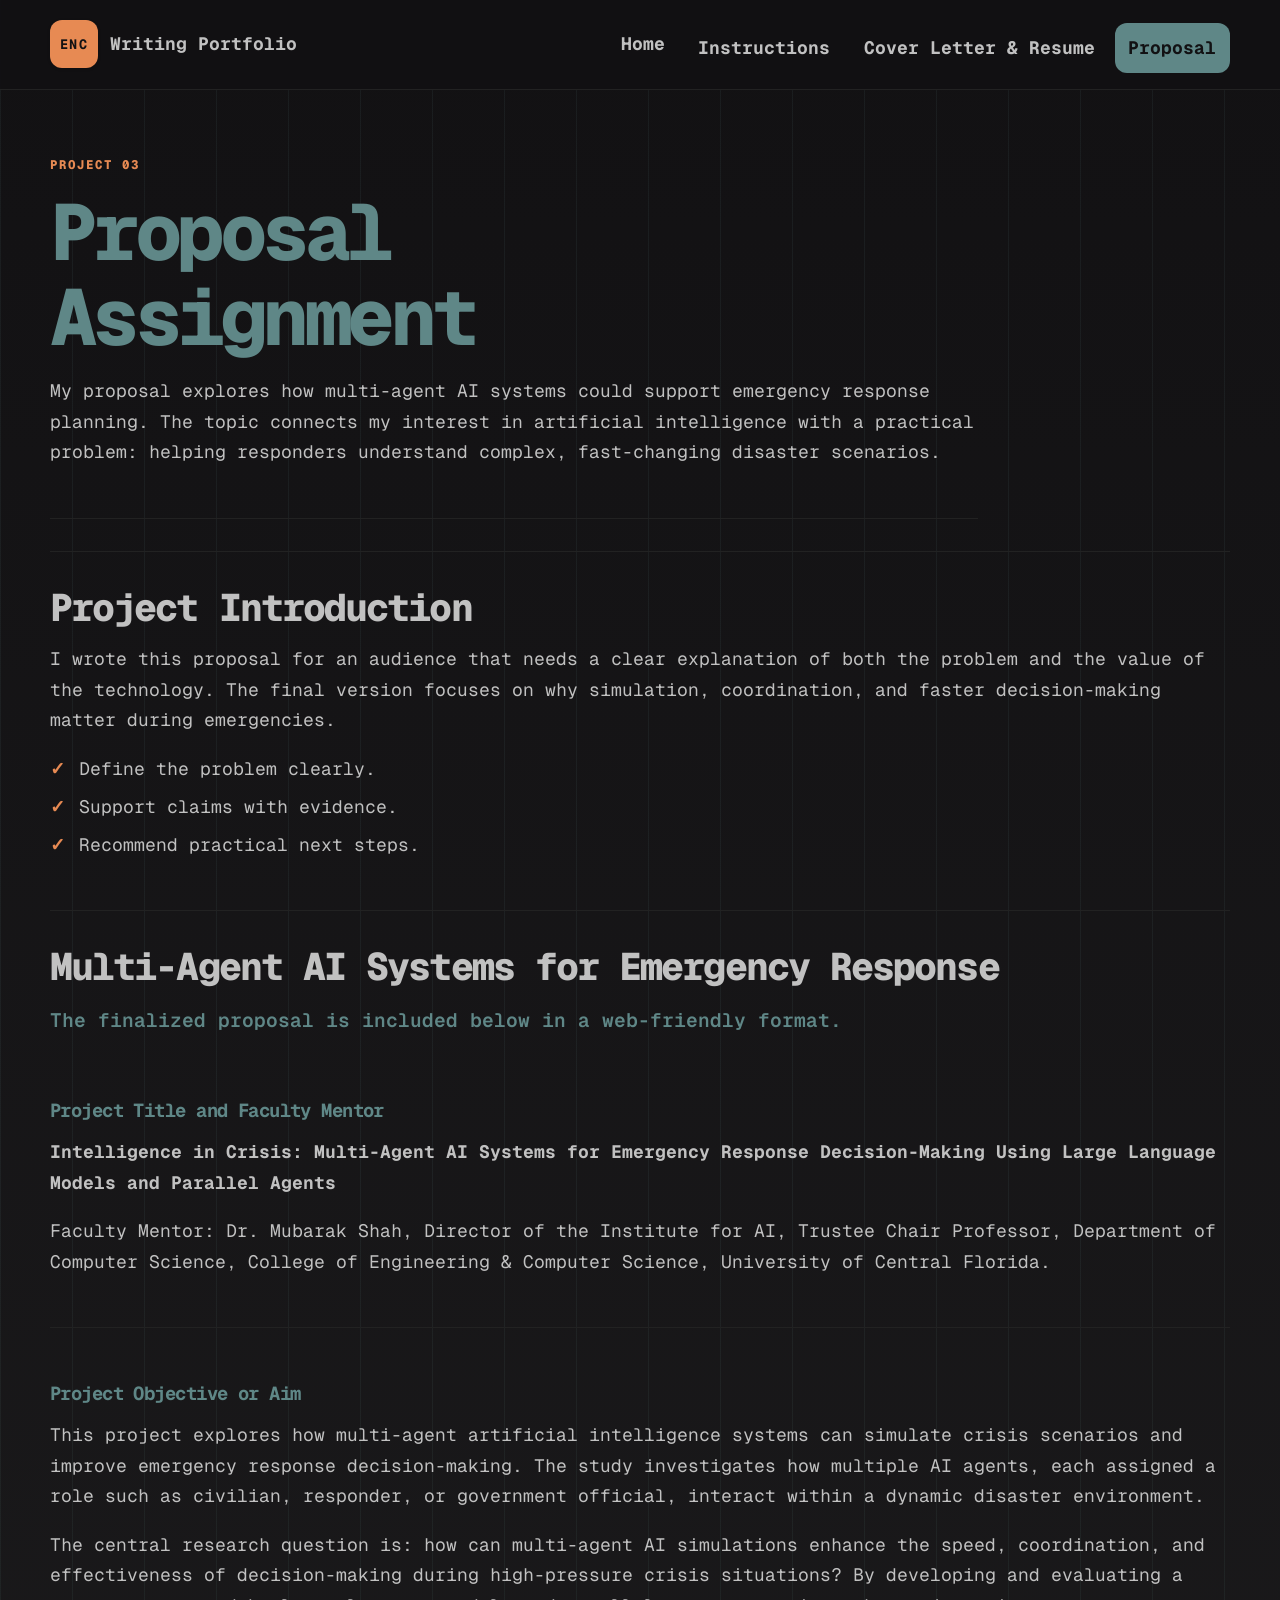
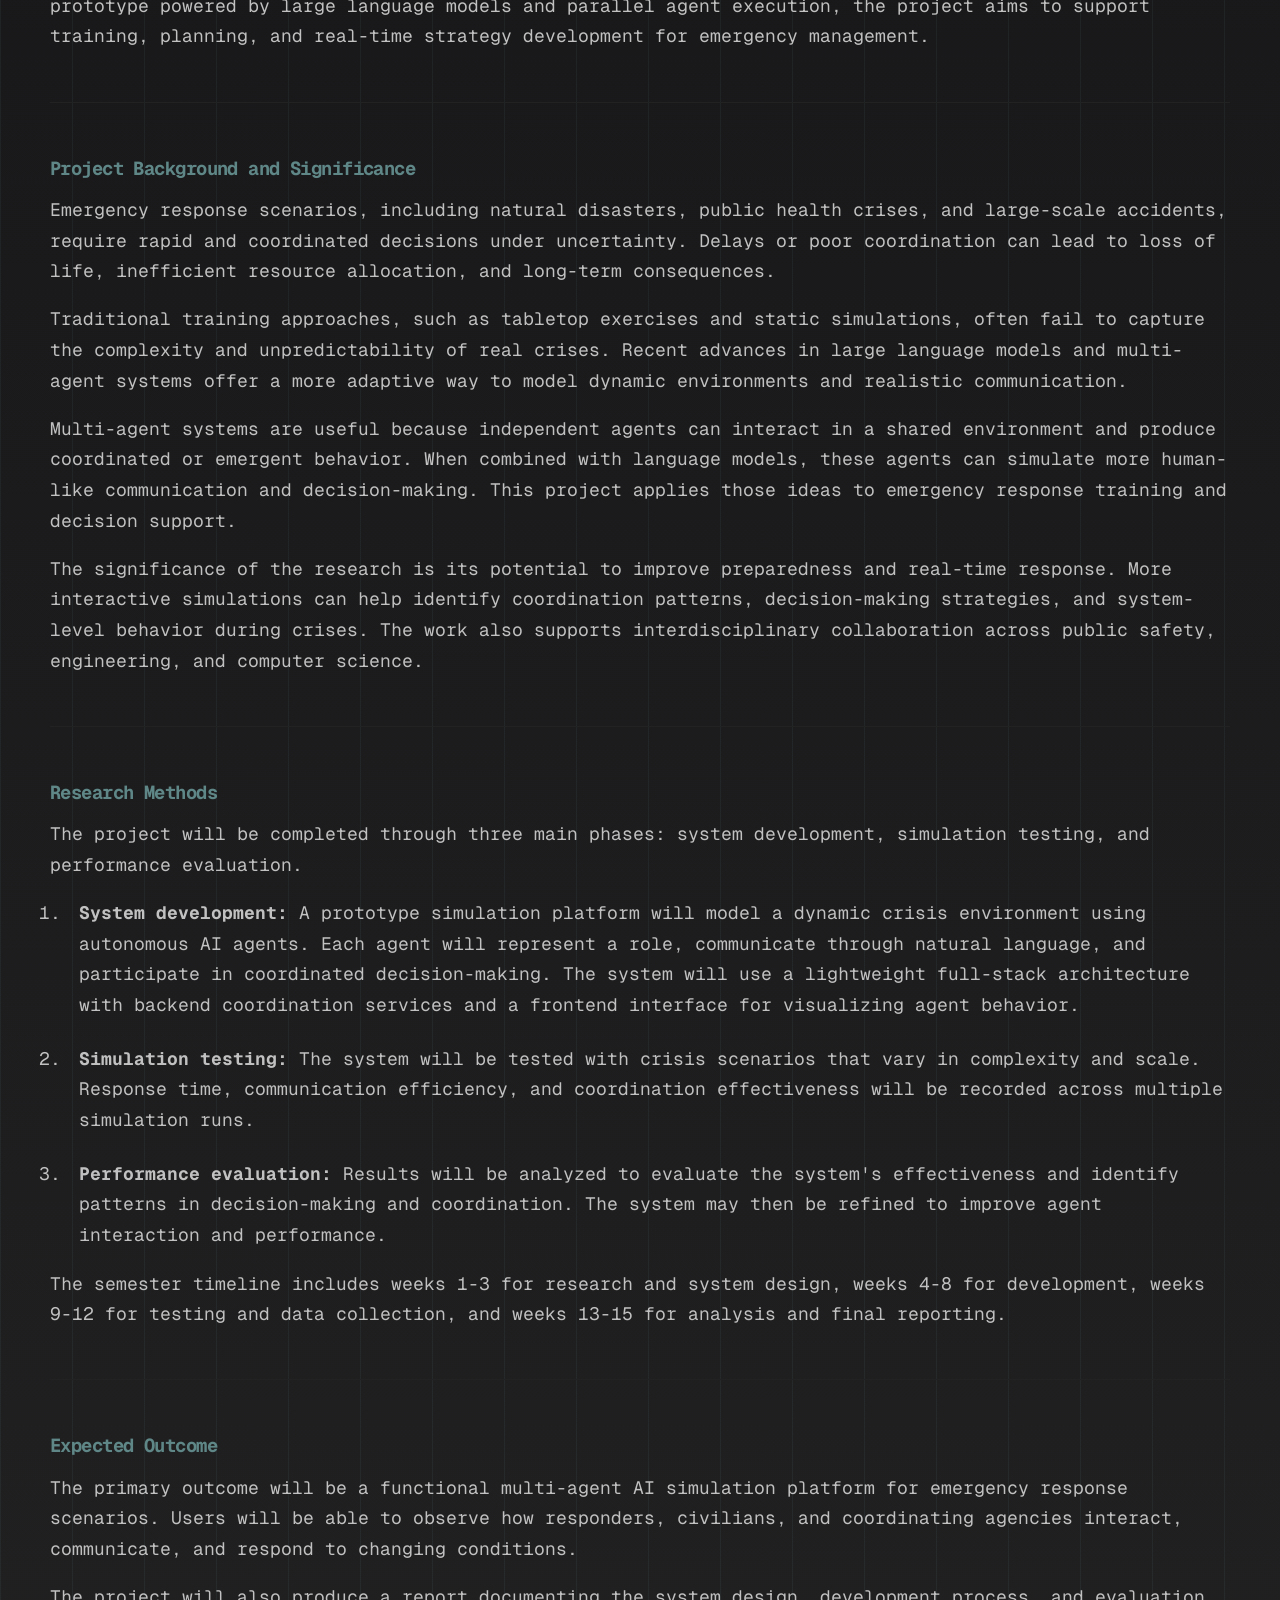
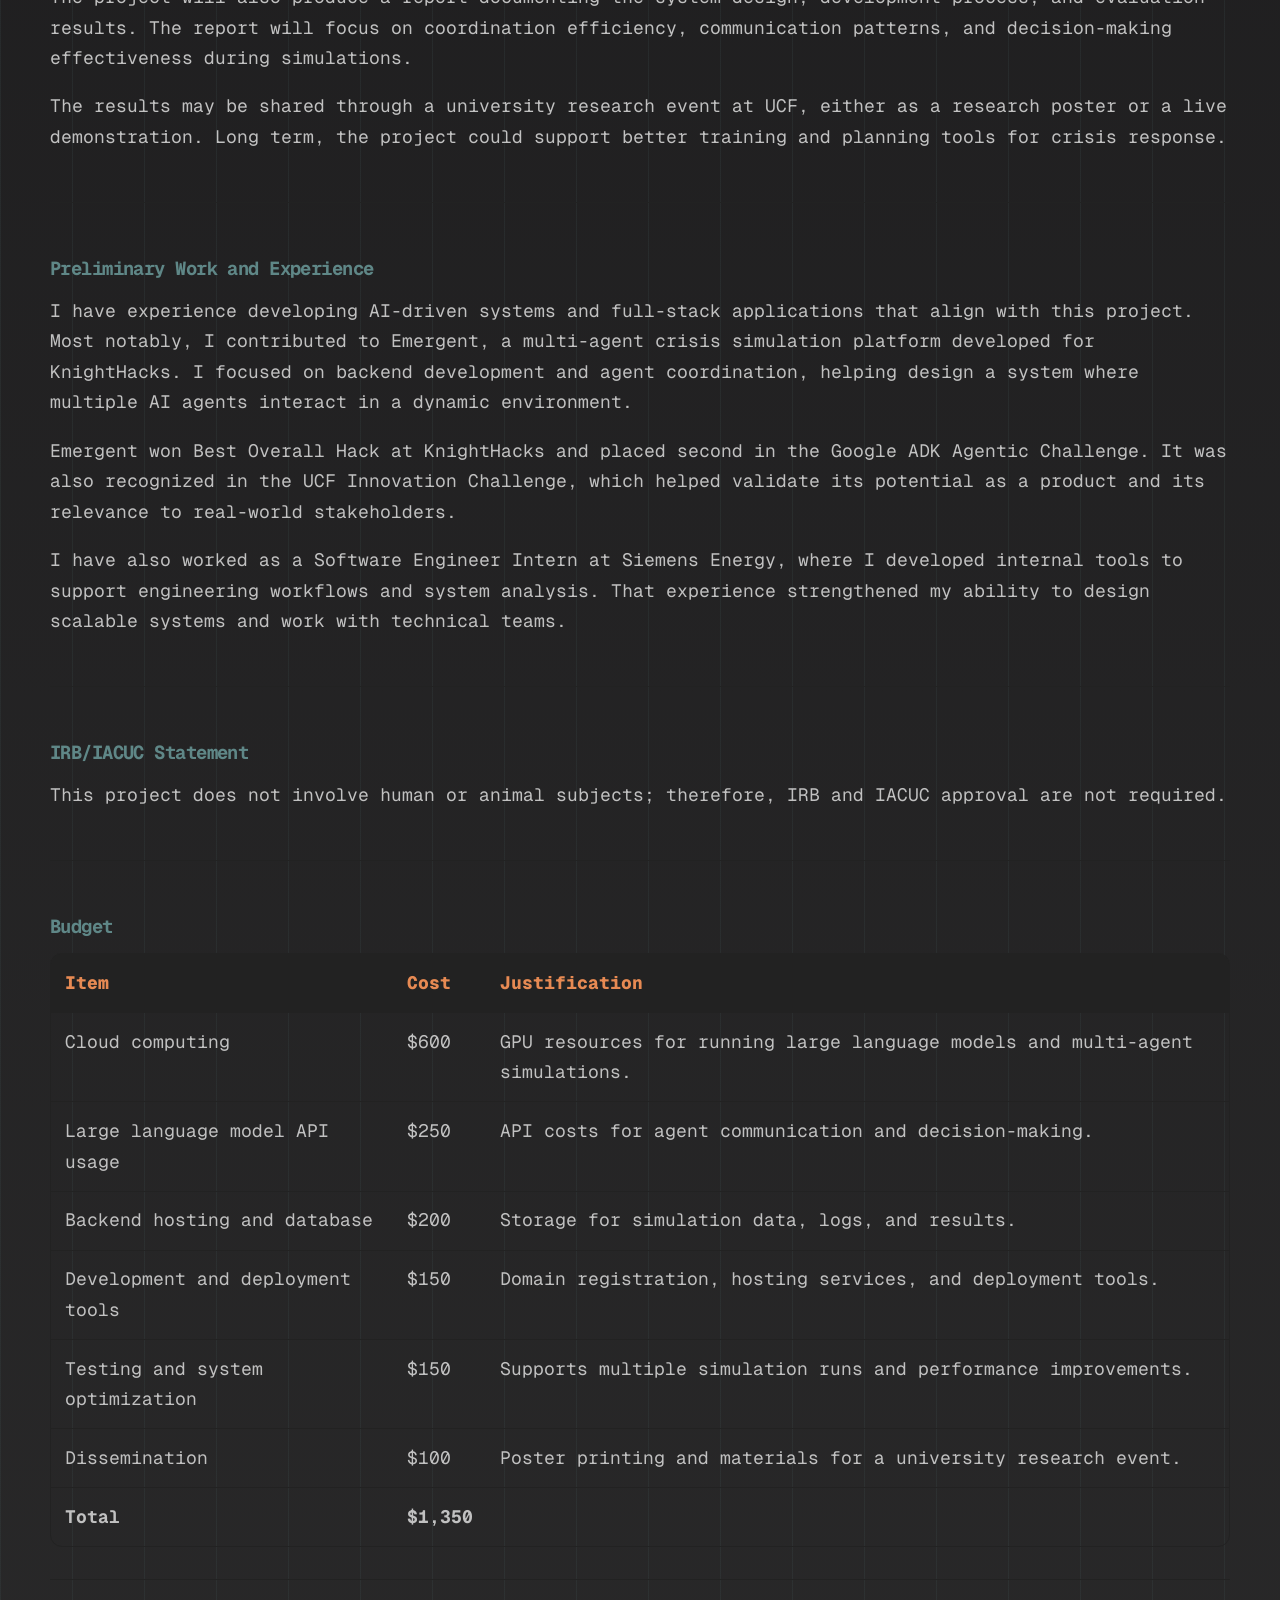
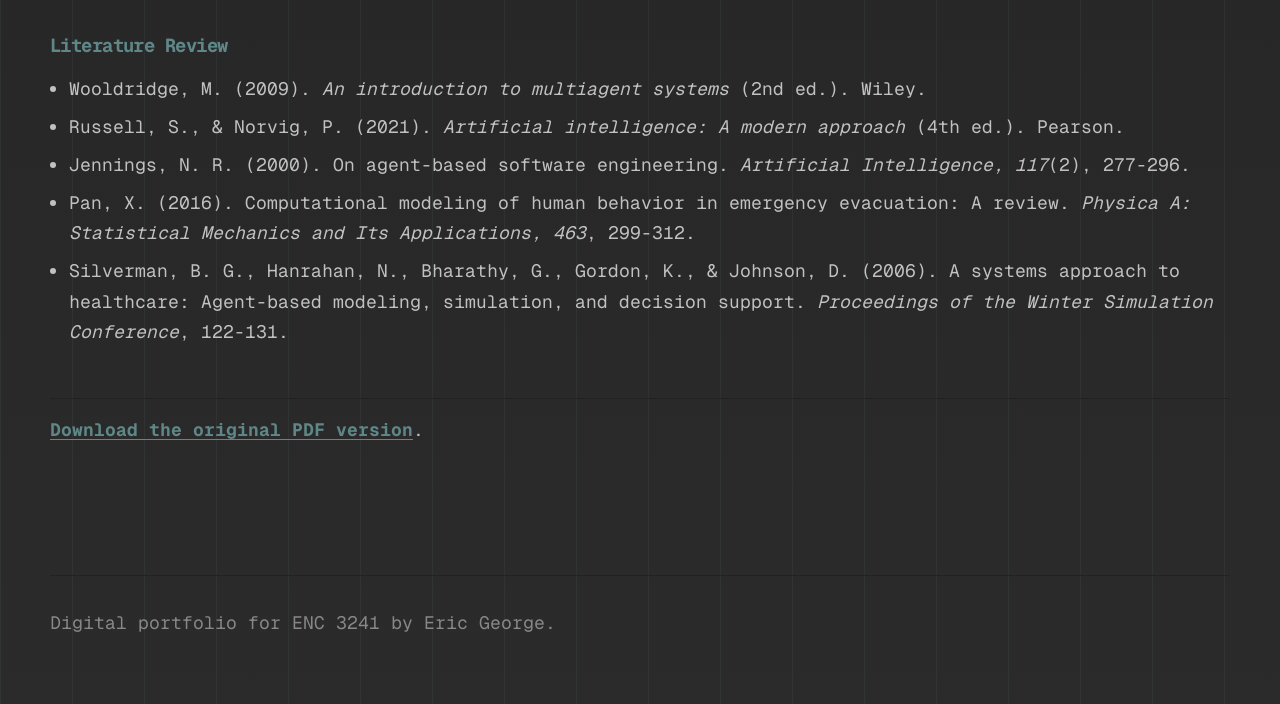
<file: pages/proposal.html>
<!doctype html>
<html lang="en">
  <head>
    <meta charset="utf-8">
    <meta name="viewport" content="width=device-width, initial-scale=1">
    <meta name="description" content="Final proposal assignment for ENC 3241 digital portfolio.">
    <title>Proposal Assignment | Writing Portfolio</title>
    <link rel="preconnect" href="https://fonts.gstatic.com" crossorigin>
    <link rel="stylesheet" href="../assets/styles.css">
  </head>
  <body>
    <a class="skip-link" href="#main">Skip to content</a>
    <header class="site-header">
      <nav class="nav" aria-label="Main navigation">
        <a class="brand" href="../index.html" aria-label="Portfolio home">
          <span class="brand-mark">ENC</span>
          <span>Writing Portfolio</span>
        </a>
        <button class="nav-toggle" type="button" aria-expanded="false" aria-controls="site-menu">Menu</button>
        <ul class="nav-links" id="site-menu">
          <li><a href="../index.html">Home</a></li>
          <li><a href="instructions.html">Instructions</a></li>
          <li><a href="cover-letter-resume.html">Cover Letter & Resume</a></li>
          <li><a href="proposal.html">Proposal</a></li>
        </ul>
      </nav>
    </header>

    <main id="main" class="page-shell">
      <section class="page-hero">
        <p class="eyebrow">Project 03</p>
        <h1>Proposal Assignment</h1>
        <p>
          My proposal explores how multi-agent AI systems could support emergency response planning. The topic connects
          my interest in artificial intelligence with a practical problem: helping responders understand complex,
          fast-changing disaster scenarios.
        </p>
      </section>

      <section class="document-stack">
        <article class="document-card">
          <h2>Project Introduction</h2>
          <p>
            I wrote this proposal for an audience that needs a clear explanation of both the problem and the value of
            the technology. The final version focuses on why simulation, coordination, and faster decision-making matter
            during emergencies.
          </p>
          <ul class="check-list">
            <li>Define the problem clearly.</li>
            <li>Support claims with evidence.</li>
            <li>Recommend practical next steps.</li>
          </ul>
        </article>
        <article class="document-card">
          <h2>Multi-Agent AI Systems for Emergency Response</h2>
          <p class="lead">
            The finalized proposal is included below in a web-friendly format.
          </p>

          <div class="document-content">
            <section>
              <h3>Project Title and Faculty Mentor</h3>
              <p>
                <strong>Intelligence in Crisis: Multi-Agent AI Systems for Emergency Response Decision-Making Using
                Large Language Models and Parallel Agents</strong>
              </p>
              <p>
                Faculty Mentor: Dr. Mubarak Shah, Director of the Institute for AI, Trustee Chair Professor,
                Department of Computer Science, College of Engineering & Computer Science, University of Central Florida.
              </p>
            </section>

            <section>
              <h3>Project Objective or Aim</h3>
              <p>
                This project explores how multi-agent artificial intelligence systems can simulate crisis scenarios and
                improve emergency response decision-making. The study investigates how multiple AI agents, each assigned
                a role such as civilian, responder, or government official, interact within a dynamic disaster environment.
              </p>
              <p>
                The central research question is: how can multi-agent AI simulations enhance the speed, coordination,
                and effectiveness of decision-making during high-pressure crisis situations? By developing and evaluating
                a prototype powered by large language models and parallel agent execution, the project aims to support
                training, planning, and real-time strategy development for emergency management.
              </p>
            </section>

            <section>
              <h3>Project Background and Significance</h3>
              <p>
                Emergency response scenarios, including natural disasters, public health crises, and large-scale
                accidents, require rapid and coordinated decisions under uncertainty. Delays or poor coordination can
                lead to loss of life, inefficient resource allocation, and long-term consequences.
              </p>
              <p>
                Traditional training approaches, such as tabletop exercises and static simulations, often fail to capture
                the complexity and unpredictability of real crises. Recent advances in large language models and
                multi-agent systems offer a more adaptive way to model dynamic environments and realistic communication.
              </p>
              <p>
                Multi-agent systems are useful because independent agents can interact in a shared environment and
                produce coordinated or emergent behavior. When combined with language models, these agents can simulate
                more human-like communication and decision-making. This project applies those ideas to emergency response
                training and decision support.
              </p>
              <p>
                The significance of the research is its potential to improve preparedness and real-time response.
                More interactive simulations can help identify coordination patterns, decision-making strategies, and
                system-level behavior during crises. The work also supports interdisciplinary collaboration across public
                safety, engineering, and computer science.
              </p>
            </section>

            <section>
              <h3>Research Methods</h3>
              <p>
                The project will be completed through three main phases: system development, simulation testing, and
                performance evaluation.
              </p>
              <ol class="step-list">
                <li>
                  <strong>System development:</strong>
                  A prototype simulation platform will model a dynamic crisis environment using autonomous AI agents.
                  Each agent will represent a role, communicate through natural language, and participate in coordinated
                  decision-making. The system will use a lightweight full-stack architecture with backend coordination
                  services and a frontend interface for visualizing agent behavior.
                </li>
                <li>
                  <strong>Simulation testing:</strong>
                  The system will be tested with crisis scenarios that vary in complexity and scale. Response time,
                  communication efficiency, and coordination effectiveness will be recorded across multiple simulation runs.
                </li>
                <li>
                  <strong>Performance evaluation:</strong>
                  Results will be analyzed to evaluate the system's effectiveness and identify patterns in decision-making
                  and coordination. The system may then be refined to improve agent interaction and performance.
                </li>
              </ol>
              <p>
                The semester timeline includes weeks 1-3 for research and system design, weeks 4-8 for development,
                weeks 9-12 for testing and data collection, and weeks 13-15 for analysis and final reporting.
              </p>
            </section>

            <section>
              <h3>Expected Outcome</h3>
              <p>
                The primary outcome will be a functional multi-agent AI simulation platform for emergency response
                scenarios. Users will be able to observe how responders, civilians, and coordinating agencies interact,
                communicate, and respond to changing conditions.
              </p>
              <p>
                The project will also produce a report documenting the system design, development process, and evaluation
                results. The report will focus on coordination efficiency, communication patterns, and decision-making
                effectiveness during simulations.
              </p>
              <p>
                The results may be shared through a university research event at UCF, either as a research poster or a
                live demonstration. Long term, the project could support better training and planning tools for crisis
                response.
              </p>
            </section>

            <section>
              <h3>Preliminary Work and Experience</h3>
              <p>
                I have experience developing AI-driven systems and full-stack applications that align with this project.
                Most notably, I contributed to Emergent, a multi-agent crisis simulation platform developed for
                KnightHacks. I focused on backend development and agent coordination, helping design a system where
                multiple AI agents interact in a dynamic environment.
              </p>
              <p>
                Emergent won Best Overall Hack at KnightHacks and placed second in the Google ADK Agentic Challenge.
                It was also recognized in the UCF Innovation Challenge, which helped validate its potential as a product
                and its relevance to real-world stakeholders.
              </p>
              <p>
                I have also worked as a Software Engineer Intern at Siemens Energy, where I developed internal tools to
                support engineering workflows and system analysis. That experience strengthened my ability to design
                scalable systems and work with technical teams.
              </p>
            </section>

            <section>
              <h3>IRB/IACUC Statement</h3>
              <p>
                This project does not involve human or animal subjects; therefore, IRB and IACUC approval are not required.
              </p>
            </section>

            <section>
              <h3>Budget</h3>
              <div class="table-wrap">
                <table>
                  <thead>
                    <tr>
                      <th>Item</th>
                      <th>Cost</th>
                      <th>Justification</th>
                    </tr>
                  </thead>
                  <tbody>
                    <tr>
                      <td>Cloud computing</td>
                      <td>$600</td>
                      <td>GPU resources for running large language models and multi-agent simulations.</td>
                    </tr>
                    <tr>
                      <td>Large language model API usage</td>
                      <td>$250</td>
                      <td>API costs for agent communication and decision-making.</td>
                    </tr>
                    <tr>
                      <td>Backend hosting and database</td>
                      <td>$200</td>
                      <td>Storage for simulation data, logs, and results.</td>
                    </tr>
                    <tr>
                      <td>Development and deployment tools</td>
                      <td>$150</td>
                      <td>Domain registration, hosting services, and deployment tools.</td>
                    </tr>
                    <tr>
                      <td>Testing and system optimization</td>
                      <td>$150</td>
                      <td>Supports multiple simulation runs and performance improvements.</td>
                    </tr>
                    <tr>
                      <td>Dissemination</td>
                      <td>$100</td>
                      <td>Poster printing and materials for a university research event.</td>
                    </tr>
                    <tr>
                      <td><strong>Total</strong></td>
                      <td><strong>$1,350</strong></td>
                      <td></td>
                    </tr>
                  </tbody>
                </table>
              </div>
            </section>

            <section>
              <h3>Literature Review</h3>
              <ul class="reference-list">
                <li>Wooldridge, M. (2009). <em>An introduction to multiagent systems</em> (2nd ed.). Wiley.</li>
                <li>Russell, S., & Norvig, P. (2021). <em>Artificial intelligence: A modern approach</em> (4th ed.). Pearson.</li>
                <li>Jennings, N. R. (2000). On agent-based software engineering. <em>Artificial Intelligence, 117</em>(2), 277-296.</li>
                <li>Pan, X. (2016). Computational modeling of human behavior in emergency evacuation: A review. <em>Physica A: Statistical Mechanics and Its Applications, 463</em>, 299-312.</li>
                <li>Silverman, B. G., Hanrahan, N., Bharathy, G., Gordon, K., & Johnson, D. (2006). A systems approach to healthcare: Agent-based modeling, simulation, and decision support. <em>Proceedings of the Winter Simulation Conference</em>, 122-131.</li>
              </ul>
            </section>
          </div>

          <p class="download-note">
            <a href="../documents/proposal-multi-agent-ai-emergency-response.pdf">Download the original PDF version</a>.
          </p>
        </article>
      </section>
    </main>

    <footer class="site-footer">
      <p>Digital portfolio for ENC 3241 by Eric George.</p>
    </footer>
    <script src="../assets/script.js"></script>
  </body>
</html>
</file>
<file: assets/styles.css>
@import url("https://fonts.googleapis.com/css2?family=Geist+Mono:wght@400;500;600;700;800&family=JetBrains+Mono:wght@400;500;600;700&display=swap");

:root {
  --background: rgb(18, 17, 19);
  --foreground: rgb(193, 193, 193);
  --card: rgb(18, 18, 18);
  --card-foreground: rgb(193, 193, 193);
  --popover: rgb(18, 17, 19);
  --popover-foreground: rgb(193, 193, 193);
  --primary: rgb(231, 138, 83);
  --primary-foreground: rgb(18, 17, 19);
  --secondary: rgb(95, 135, 135);
  --secondary-foreground: rgb(18, 17, 19);
  --muted: rgb(34, 34, 34);
  --muted-foreground: rgb(136, 136, 136);
  --accent: rgb(51, 51, 51);
  --accent-foreground: rgb(193, 193, 193);
  --destructive: rgb(95, 135, 135);
  --destructive-foreground: rgb(18, 17, 19);
  --border: rgb(34, 34, 34);
  --input: rgb(34, 34, 34);
  --ring: rgb(231, 138, 83);
  --chart-1: rgb(95, 135, 135);
  --chart-2: rgb(231, 138, 83);
  --chart-3: rgb(251, 203, 151);
  --chart-4: rgb(136, 136, 136);
  --chart-5: rgb(153, 153, 153);
  --sidebar: rgb(18, 18, 18);
  --sidebar-foreground: rgb(193, 193, 193);
  --sidebar-primary: rgb(231, 138, 83);
  --sidebar-primary-foreground: rgb(18, 17, 19);
  --sidebar-accent: rgb(51, 51, 51);
  --sidebar-accent-foreground: rgb(193, 193, 193);
  --sidebar-border: rgb(34, 34, 34);
  --sidebar-ring: rgb(231, 138, 83);
  --font-sans: "Geist Mono", ui-monospace, monospace;
  --font-serif: serif;
  --font-mono: "JetBrains Mono", monospace;
  --radius: 0.75rem;
  --shadow-x: 0px;
  --shadow-y: 1px;
  --shadow-blur: 4px;
  --shadow-spread: 0px;
  --shadow-opacity: 0.05;
  --shadow-color: #000000;
  --shadow-2xs: 0px 1px 4px 0px hsl(0 0% 0% / 0.03);
  --shadow-xs: 0px 1px 4px 0px hsl(0 0% 0% / 0.03);
  --shadow-sm: 0px 1px 4px 0px hsl(0 0% 0% / 0.05), 0px 1px 2px -1px hsl(0 0% 0% / 0.05);
  --shadow: 0px 1px 4px 0px hsl(0 0% 0% / 0.05), 0px 1px 2px -1px hsl(0 0% 0% / 0.05);
  --shadow-md: 0px 1px 4px 0px hsl(0 0% 0% / 0.05), 0px 2px 4px -1px hsl(0 0% 0% / 0.05);
  --shadow-lg: 0px 1px 4px 0px hsl(0 0% 0% / 0.05), 0px 4px 6px -1px hsl(0 0% 0% / 0.05);
  --shadow-xl: 0px 1px 4px 0px hsl(0 0% 0% / 0.05), 0px 8px 10px -1px hsl(0 0% 0% / 0.05);
  --shadow-2xl: 0px 1px 4px 0px hsl(0 0% 0% / 0.13);
  --tracking-normal: 0rem;
  --spacing: 0.25rem;
}

* {
  box-sizing: border-box;
  outline-color: color-mix(in srgb, var(--ring) 50%, transparent);
}

html {
  scroll-behavior: smooth;
}

body {
  margin: 0;
  color: var(--foreground);
  font-family: var(--font-sans);
  font-size: 18px;
  line-height: 1.7;
  letter-spacing: var(--tracking-normal);
  background:
    linear-gradient(90deg, color-mix(in srgb, var(--secondary) 10%, transparent) 1px, transparent 1px),
    linear-gradient(180deg, var(--background) 0%, color-mix(in srgb, var(--accent) 76%, var(--background)) 100%);
  background-size: 72px 100%, auto;
}

a {
  color: var(--secondary);
  font-weight: 700;
  text-underline-offset: 0.18em;
}

a:hover {
  color: var(--primary);
}

p {
  margin: 0 0 1.1rem;
}

h1,
h2,
h3 {
  margin: 0 0 1rem;
  line-height: 1.08;
}

h1,
h2 {
  font-family: var(--font-sans);
  font-weight: 800;
}

h1 {
  max-width: 12ch;
  font-size: clamp(2.6rem, 6.2vw, 5.1rem);
  letter-spacing: -0.07em;
}

h2 {
  font-size: clamp(1.65rem, 3vw, 2.55rem);
  letter-spacing: -0.05em;
}

h3 {
  font-size: 1.18rem;
  letter-spacing: -0.03em;
}

ul,
ol {
  padding-left: 1.25rem;
}

li + li {
  margin-top: 0.45rem;
}

.skip-link {
  position: absolute;
  left: 1rem;
  top: -10rem;
  z-index: 20;
  padding: 0.75rem 1rem;
  color: var(--secondary-foreground);
  background: var(--secondary);
  border-radius: var(--radius);
}

.skip-link:focus {
  top: 1rem;
}

.site-header {
  position: sticky;
  top: 0;
  z-index: 10;
  border-bottom: 1px solid var(--border);
  background: color-mix(in srgb, var(--background) 92%, transparent);
  backdrop-filter: blur(16px);
}

.nav {
  display: flex;
  align-items: center;
  justify-content: space-between;
  width: min(1180px, calc(100% - 2rem));
  margin: 0 auto;
  padding: 1rem 0;
  gap: 1rem;
}

.brand {
  display: inline-flex;
  align-items: center;
  gap: 0.75rem;
  color: var(--foreground);
  text-decoration: none;
}

.brand-mark {
  display: grid;
  width: 3rem;
  height: 3rem;
  place-items: center;
  color: var(--primary-foreground);
  background: var(--primary);
  border-radius: var(--radius);
  box-shadow: var(--shadow-sm);
  font-size: 0.85rem;
  letter-spacing: 0.08em;
}

.nav-links {
  display: flex;
  align-items: center;
  gap: 0.4rem;
  padding: 0;
  margin: 0;
  list-style: none;
}

.nav-links a {
  display: block;
  padding: 0.6rem 0.85rem;
  color: var(--foreground);
  border-radius: var(--radius);
  text-decoration: none;
}

.nav-links a:hover,
.nav-links a[aria-current="page"] {
  color: var(--secondary-foreground);
  background: var(--secondary);
}

.nav-toggle {
  display: none;
  padding: 0.65rem 0.9rem;
  color: var(--secondary-foreground);
  background: var(--secondary);
  border: 0;
  border-radius: var(--radius);
  font: inherit;
  font-weight: 700;
}

.hero,
.section,
.page-shell {
  width: min(1180px, calc(100% - 2rem));
  margin: 0 auto;
}

.hero {
  display: block;
  padding: 5rem 0 4rem;
  border-bottom: 1px solid var(--border);
}

.hero-content {
  position: relative;
  padding: 0;
  overflow: hidden;
  color: var(--foreground);
  background: transparent;
}

.hero-copy {
  max-width: 58rem;
  color: color-mix(in srgb, var(--foreground) 78%, var(--muted-foreground));
  font-size: 1.18rem;
}

.eyebrow {
  margin-bottom: 0.85rem;
  color: var(--primary);
  font-size: 0.78rem;
  font-weight: 800;
  letter-spacing: 0.16em;
  text-transform: uppercase;
}

.hero-actions {
  display: flex;
  flex-wrap: wrap;
  gap: 0.8rem;
  margin-top: 2rem;
}

.button {
  display: inline-flex;
  align-items: center;
  justify-content: center;
  min-height: 3rem;
  padding: 0.8rem 1.1rem;
  color: var(--primary-foreground);
  background: var(--primary);
  border: 1px solid transparent;
  border-radius: var(--radius);
  box-shadow: var(--shadow-sm);
  text-decoration: none;
}

.button:hover {
  color: var(--primary-foreground);
  background: color-mix(in srgb, var(--primary) 84%, black);
}

.button-secondary {
  color: var(--foreground);
  background: var(--card);
  border-color: var(--border);
}

.button-secondary:hover {
  color: var(--secondary-foreground);
  background: var(--secondary);
}

.profile-card,
.detail-panel,
.work-card,
.document-card,
.document-meta {
  background: transparent;
  border: 0;
  border-top: 1px solid var(--border);
  border-radius: 0;
  box-shadow: none;
}

.profile-card {
  padding: 1.5rem 0 0;
  align-self: end;
}

.check-list {
  padding: 0;
  list-style: none;
}

.check-list li {
  position: relative;
  padding-left: 1.8rem;
}

.check-list li::before {
  position: absolute;
  left: 0;
  color: var(--primary);
  content: "✓";
  font-weight: 800;
}

.section {
  padding: 3rem 0;
  border-bottom: 1px solid var(--border);
}

.two-column,
.document-layout,
.split-sections {
  display: grid;
  grid-template-columns: minmax(0, 1fr) minmax(300px, 0.48fr);
  gap: 2rem;
  align-items: start;
}

.document-stack {
  display: grid;
  gap: 2rem;
}

.detail-panel,
.document-meta,
.document-card {
  padding: clamp(1.4rem, 3vw, 2.2rem) 0 0;
}

.profile-list {
  display: grid;
  gap: 1.2rem;
  margin: 0;
}

.profile-list div {
  padding-bottom: 1rem;
  border-bottom: 1px solid var(--border);
}

.profile-list div:last-child {
  padding-bottom: 0;
  border-bottom: 0;
}

.profile-list dt {
  color: var(--primary);
  font-weight: 800;
}

.profile-list dd {
  margin: 0;
}

.section-heading {
  max-width: 44rem;
  margin-bottom: 1.5rem;
}

.card-grid {
  display: grid;
  grid-template-columns: repeat(3, minmax(0, 1fr));
  gap: 2rem;
}

.work-card {
  display: flex;
  flex-direction: column;
  min-height: 18rem;
  padding: 1.25rem 0 0;
}

.work-card a {
  margin-top: auto;
}

.card-number {
  width: fit-content;
  margin-bottom: 2rem;
  padding: 0.35rem 0;
  color: var(--primary);
  background: transparent;
  font-size: 0.82rem;
  font-weight: 800;
}

.page-shell {
  padding: 4rem 0;
}

.page-hero {
  max-width: 58rem;
  margin-bottom: 2rem;
  padding-bottom: 2rem;
  border-bottom: 1px solid var(--border);
}

.page-hero h1 {
  max-width: 13ch;
  color: var(--secondary);
}

.lead {
  color: var(--secondary);
  font-size: 1.22rem;
  font-weight: 600;
}

.document-card h3 {
  margin-top: 2rem;
  color: var(--secondary);
}

.document-card h4 {
  margin: 1.4rem 0 0.45rem;
  color: var(--foreground);
  font-size: 1rem;
  letter-spacing: -0.03em;
}

.document-content {
  display: grid;
  gap: 2rem;
  margin-top: 2rem;
}

.document-content section {
  padding-top: 1.5rem;
  border-top: 1px solid var(--border);
}

.document-content section:first-child {
  padding-top: 0;
  border-top: 0;
}

.document-content p {
  max-width: 78rem;
}

.info-grid {
  display: grid;
  grid-template-columns: repeat(2, minmax(0, 1fr));
  gap: 2rem;
}

.step-list {
  display: grid;
  gap: 1rem;
  padding-left: 1.4rem;
}

.step-list li {
  padding-left: 0.4rem;
}

.instruction-figure {
  margin: 1rem 0 1.4rem;
  overflow: hidden;
  border: 1px solid var(--border);
  border-radius: var(--radius);
  background: var(--card);
  box-shadow: var(--shadow-sm);
}

.instruction-figure img {
  display: block;
  width: 100%;
  height: auto;
}

.instruction-figure figcaption {
  padding: 0.8rem 0.9rem;
  color: var(--muted-foreground);
  font-size: 0.85rem;
  border-top: 1px solid var(--border);
}

.figure-grid {
  display: grid;
  grid-template-columns: repeat(2, minmax(0, 1fr));
  gap: 1rem;
  margin-top: 1rem;
}

.figure-grid .instruction-figure {
  margin: 0 0 1.4rem;
}

.definition-list,
.analysis-list {
  display: grid;
  gap: 1rem;
  margin: 0;
}

.definition-list div,
.analysis-list article,
.resume-entry {
  padding-top: 1rem;
  border-top: 1px solid var(--border);
}

.definition-list dt {
  color: var(--primary);
  font-weight: 800;
}

.definition-list dd {
  margin: 0.25rem 0 0;
  color: var(--foreground);
}

.resume-document {
  max-width: 82rem;
}

.resume-heading {
  padding-bottom: 1rem;
  margin-bottom: 1rem;
  border-bottom: 1px solid var(--border);
}

.resume-heading h4 {
  margin-top: 0;
  font-size: 1.35rem;
}

.download-note {
  margin-top: 2rem;
  padding-top: 1rem;
  border-top: 1px solid var(--border);
}

.table-wrap {
  overflow-x: auto;
  margin-top: 1rem;
  border: 1px solid var(--border);
  border-radius: var(--radius);
}

table {
  width: 100%;
  border-collapse: collapse;
  min-width: 680px;
}

th,
td {
  padding: 0.85rem;
  text-align: left;
  vertical-align: top;
  border-bottom: 1px solid var(--border);
}

th {
  color: var(--primary);
  background: var(--muted);
  font-weight: 800;
}

tr:last-child td {
  border-bottom: 0;
}

.reference-list {
  padding-left: 1.2rem;
}

.document-meta {
  position: sticky;
  top: 6rem;
}

.resume-highlights h2 {
  max-width: 12ch;
}

.timeline {
  display: grid;
  gap: 0;
  margin-top: 1.5rem;
  border-top: 1px solid var(--border);
}

.timeline article {
  display: grid;
  grid-template-columns: 180px minmax(0, 1fr);
  gap: 2rem;
  padding: 1.5rem 0;
  border-bottom: 1px solid var(--border);
}

.timeline span {
  color: var(--primary);
  font-size: 0.82rem;
  font-weight: 800;
  letter-spacing: 0.1em;
  text-transform: uppercase;
}

.timeline p {
  max-width: 62rem;
}

.split-sections {
  grid-template-columns: minmax(0, 1fr) minmax(280px, 0.5fr);
  margin-bottom: 2rem;
}

.accent-card {
  background: transparent;
}

.resume-card {
  margin-top: 2rem;
}

.resume-header {
  display: flex;
  justify-content: space-between;
  gap: 1rem;
  padding-bottom: 1rem;
  border-bottom: 2px solid var(--border);
}

.site-footer {
  width: min(1180px, calc(100% - 2rem));
  margin: 3rem auto 0;
  padding: 2rem 0 3rem;
  color: var(--muted-foreground);
  border-top: 1px solid var(--border);
}

@media (max-width: 840px) {
  body {
    font-size: 17px;
  }

  h1 {
    font-size: clamp(2.25rem, 12vw, 3.35rem);
  }

  .nav {
    align-items: flex-start;
  }

  .nav-toggle {
    display: inline-flex;
  }

  .nav-links {
    position: absolute;
    top: 5.2rem;
    left: 1rem;
    right: 1rem;
    display: none;
    flex-direction: column;
    align-items: stretch;
    padding: 0.8rem;
    background: var(--card);
    border: 1px solid var(--border);
    border-radius: var(--radius);
    box-shadow: var(--shadow-lg);
  }

  .nav-links.is-open {
    display: flex;
  }

  .hero,
  .two-column,
  .document-layout,
  .split-sections,
  .card-grid {
    grid-template-columns: 1fr;
  }

  .hero {
    padding-top: 3rem;
  }

  .timeline article {
    grid-template-columns: 1fr;
    gap: 0.5rem;
  }

  .info-grid {
    grid-template-columns: 1fr;
  }

  .figure-grid {
    grid-template-columns: 1fr;
  }

  .document-meta {
    position: static;
  }

  .work-card {
    min-height: auto;
  }
}
</file>
